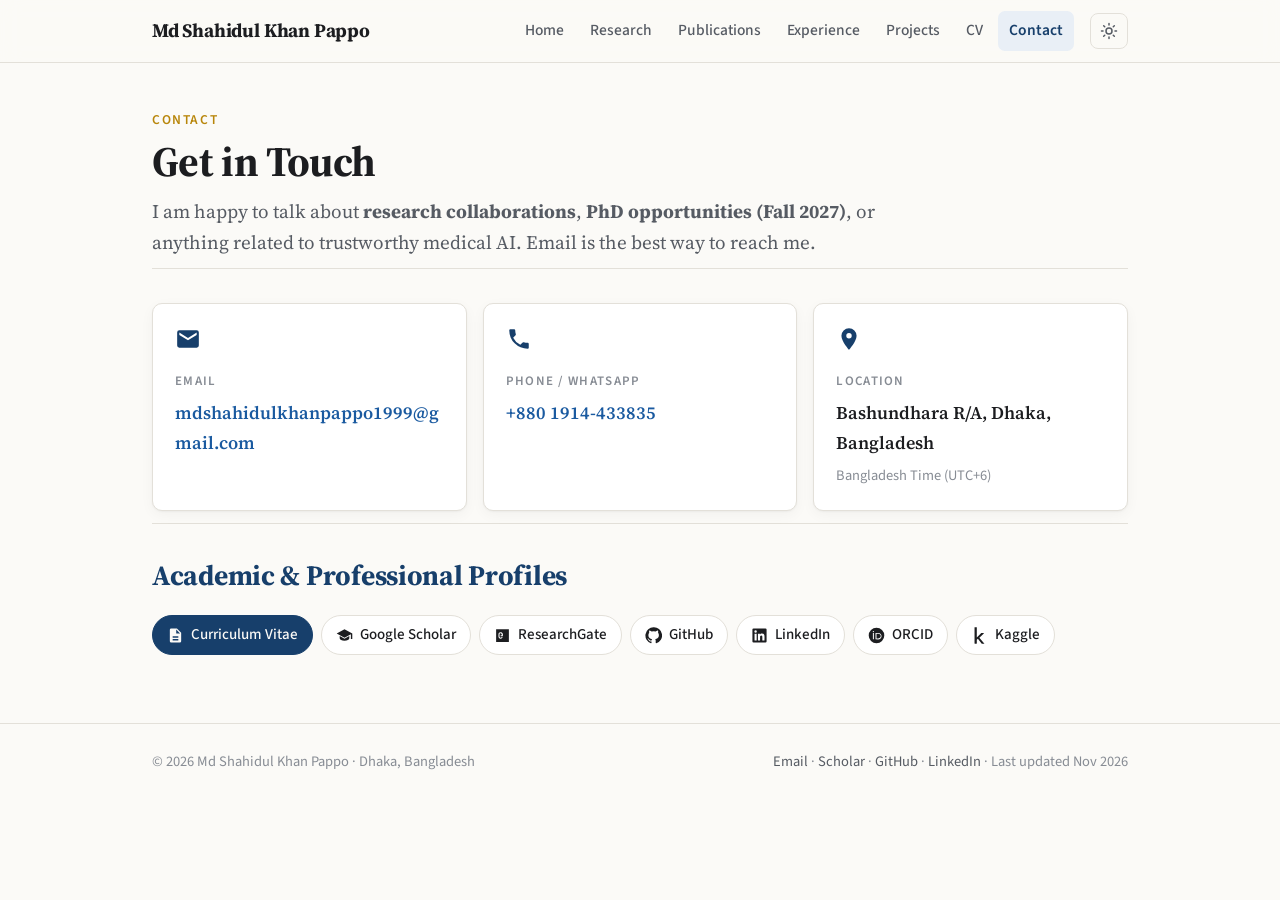
<file: contact.html>
<!DOCTYPE html>
<html lang="en">
<head>
<meta charset="UTF-8">
<meta name="viewport" content="width=device-width, initial-scale=1, viewport-fit=cover">
<title>Contact · Md Shahidul Khan Pappo</title>
<meta name="description" content="Contact Md Shahidul Khan Pappo by email or phone.">
<meta name="author" content="Md Shahidul Khan Pappo">
<meta name="keywords" content="Md Shahidul Khan Pappo, AI researcher, medical imaging, explainable AI, trustworthy AI, federated learning, LLM agents, Bangladesh">
<meta property="og:type" content="website">
<meta property="og:title" content="Contact · Md Shahidul Khan Pappo">
<meta property="og:description" content="Contact Md Shahidul Khan Pappo by email or phone.">
<meta property="og:image" content="https://avatars.githubusercontent.com/u/110984853?v=4">
<meta name="theme-color" content="#173f6b">
<link rel="icon" href="data:image/svg+xml,%3Csvg xmlns='http://www.w3.org/2000/svg' viewBox='0 0 100 100'%3E%3Crect width='100' height='100' rx='18' fill='%23173f6b'/%3E%3Ctext x='50' y='66' font-size='46' text-anchor='middle' fill='white' font-family='Georgia,serif'%3ESP%3C/text%3E%3C/svg%3E">
<link rel="preconnect" href="https://fonts.googleapis.com">
<link rel="preconnect" href="https://fonts.gstatic.com" crossorigin>
<link href="https://fonts.googleapis.com/css2?family=Source+Serif+4:ital,opsz,wght@0,8..60,400;0,8..60,600;0,8..60,700;1,8..60,400&amp;family=Source+Sans+3:wght@400;500;600;700&amp;display=swap" rel="stylesheet">
<link rel="stylesheet" href="assets/style.css">
<script src="assets/main.js"></script>
</head>
<body>
<a class="skip" href="#main">Skip to content</a>
<header class="nav">
  <div class="wrap">
    <a class="brand" href="index.html">Md Shahidul Khan Pappo</a>
    <nav class="menu" id="menu" aria-label="Main">
      <a href="index.html">Home</a>
      <a href="research.html">Research</a>
      <a href="publications.html">Publications</a>
      <a href="experience.html">Experience</a>
      <a href="projects.html">Projects</a>
      <a href="cv.html">CV</a>
      <a href="contact.html">Contact</a>
    </nav>
    <button class="iconbtn" id="themeBtn" aria-label="Toggle dark mode" title="Dark / light"><svg viewBox="0 0 24 24" fill="none" stroke="currentColor" stroke-width="2" stroke-linecap="round"><circle cx="12" cy="12" r="4"/><path d="M12 2v2M12 20v2M4.9 4.9l1.4 1.4M17.7 17.7l1.4 1.4M2 12h2M20 12h2M4.9 19.1l1.4-1.4M17.7 6.3l1.4-1.4"/></svg></button>
    <button class="iconbtn" id="menuBtn" aria-label="Open menu" aria-expanded="false" aria-controls="menu"><svg viewBox="0 0 24 24" fill="none" stroke="currentColor" stroke-width="2" stroke-linecap="round"><path d="M4 7h16M4 12h16M4 17h16"/></svg></button>
  </div>
</header>

<main id="main" class="wrap">

<section class="pagehead">
  <div class="kicker">Contact</div>
  <h1>Get in Touch</h1>
  <p class="lede">I am happy to talk about <strong>research collaborations</strong>, <strong>PhD opportunities (Fall 2027)</strong>, or anything related to trustworthy medical AI. Email is the best way to reach me.</p>
</section>

<section class="block">
  <div class="contact-grid">
    <a class="contact-card" href="mailto:mdshahidulkhanpappo1999@gmail.com"><svg viewBox="0 0 24 24"><path d="M20 4H4a2 2 0 0 0-2 2v12a2 2 0 0 0 2 2h16a2 2 0 0 0 2-2V6a2 2 0 0 0-2-2zm0 4.2-8 5-8-5V6l8 5 8-5z"/></svg><div class="lbl">Email</div><div class="val">mdshahidulkhanpappo1999@gmail.com</div></a>
    <a class="contact-card" href="tel:+8801914433835"><svg viewBox="0 0 24 24"><path d="M6.6 10.8a15.1 15.1 0 0 0 6.6 6.6l2.2-2.2a1 1 0 0 1 1-.25 11.4 11.4 0 0 0 3.6.57 1 1 0 0 1 1 1V20a1 1 0 0 1-1 1A17 17 0 0 1 3 4a1 1 0 0 1 1-1h3.5a1 1 0 0 1 1 1c0 1.25.2 2.45.57 3.57a1 1 0 0 1-.25 1z"/></svg><div class="lbl">Phone / WhatsApp</div><div class="val">+880 1914-433835</div></a>
    <div class="contact-card"><svg viewBox="0 0 24 24"><path d="M12 2a7 7 0 0 0-7 7c0 5.2 7 13 7 13s7-7.8 7-13a7 7 0 0 0-7-7zm0 9.5A2.5 2.5 0 1 1 12 6.5a2.5 2.5 0 0 1 0 5z"/></svg><div class="lbl">Location</div><div class="val">Bashundhara R/A, Dhaka, Bangladesh</div><div class="note">Bangladesh Time (UTC+6)</div></div>
  </div>
</section>

<section class="block">
  <h2>Academic &amp; Professional Profiles</h2>
  <div class="links-row">
      <a class="pill primary" href="cv.html"><svg viewBox="0 0 24 24"><path d="M14 2H6a2 2 0 0 0-2 2v16a2 2 0 0 0 2 2h12a2 2 0 0 0 2-2V8zm-1 7V3.5L18.5 9zM8 13h8v2H8zm0 4h8v2H8z"/></svg>Curriculum Vitae</a>
      <a class="pill" href="https://scholar.google.com/citations?user=_DzcWLcAAAAJ&amp;hl=en" target="_blank" rel="noopener"><svg viewBox="0 0 24 24"><path d="M12 3 1 9l11 6 9-4.9V17h2V9zm-6.8 9.8V16c0 1.7 3 3.5 6.8 3.5s6.8-1.8 6.8-3.5v-3.2L12 16.5z"/></svg>Google Scholar</a>
      <a class="pill" href="https://www.researchgate.net/profile/Md-Pappo" target="_blank" rel="noopener"><svg viewBox="0 0 24 24"><path d="M3 3h18v18H3zm6.3 4.5c-1.9 0-3 1.2-3 3.4v2.3c0 2.2 1.1 3.3 3 3.3 1.5 0 2.6-.7 2.9-2l-1.3-.4c-.2.7-.7 1.1-1.6 1.1-1 0-1.5-.7-1.5-2v-2.3c0-1.4.5-2.1 1.5-2.1.9 0 1.3.4 1.4 1.3H11v1.7H9.4V13h3.1V9.9c-.4-1.6-1.5-2.4-3.2-2.4z"/></svg>ResearchGate</a>
      <a class="pill" href="https://github.com/Pappokhan" target="_blank" rel="noopener"><svg viewBox="0 0 24 24"><path d="M12 .5a11.5 11.5 0 0 0-3.6 22.4c.6.1.8-.3.8-.6v-2c-3.2.7-3.9-1.5-3.9-1.5-.5-1.3-1.3-1.7-1.3-1.7-1-.7.1-.7.1-.7 1.2.1 1.8 1.2 1.8 1.2 1 1.8 2.8 1.3 3.5 1 .1-.8.4-1.3.7-1.6-2.6-.3-5.3-1.3-5.3-5.7 0-1.3.5-2.3 1.2-3.1-.1-.3-.5-1.5.1-3.1 0 0 1-.3 3.2 1.2a11 11 0 0 1 5.8 0c2.2-1.5 3.2-1.2 3.2-1.2.6 1.6.2 2.8.1 3.1.8.8 1.2 1.9 1.2 3.1 0 4.4-2.7 5.4-5.3 5.7.4.4.8 1.1.8 2.2v3.2c0 .3.2.7.8.6A11.5 11.5 0 0 0 12 .5z"/></svg>GitHub</a>
      <a class="pill" href="https://www.linkedin.com/in/iampappokhan/" target="_blank" rel="noopener"><svg viewBox="0 0 24 24"><path d="M20.4 2H3.6A1.6 1.6 0 0 0 2 3.6v16.8A1.6 1.6 0 0 0 3.6 22h16.8a1.6 1.6 0 0 0 1.6-1.6V3.6A1.6 1.6 0 0 0 20.4 2zM8 19H5V9.5h3zM6.5 8.2a1.7 1.7 0 1 1 0-3.5 1.7 1.7 0 0 1 0 3.5zM19 19h-3v-4.6c0-1.1 0-2.5-1.5-2.5S12.8 13 12.8 14.3V19h-3V9.5h2.8v1.3c.4-.8 1.4-1.5 2.9-1.5 3.1 0 3.6 2 3.6 4.7z"/></svg>LinkedIn</a>
      <a class="pill" href="https://orcid.org/0009-0000-5396-6464" target="_blank" rel="noopener"><svg viewBox="0 0 24 24"><path d="M12 1a11 11 0 1 0 0 22 11 11 0 0 0 0-22zM8.3 17.4H6.9V8.3h1.4zM7.6 7.3a.9.9 0 1 1 0-1.8.9.9 0 0 1 0 1.8zm3 10.1V8.3h3.6c3.4 0 4.9 2.4 4.9 4.6 0 2.4-1.9 4.6-4.9 4.6zm1.4-1.3h2.2c3.1 0 3.8-2.4 3.8-3.3 0-1.5-1-3.3-3.8-3.3H12z"/></svg>ORCID</a>
      <a class="pill" href="https://www.kaggle.com/mdshahidulkhanpappo" target="_blank" rel="noopener"><svg viewBox="0 0 24 24"><path d="M18.8 23.2c0 .2-.1.3-.3.3h-3.2c-.2 0-.3-.1-.4-.2l-5.2-6.6-1.5 1.4v5c0 .3-.1.4-.4.4H5.4c-.3 0-.4-.1-.4-.4V.8c0-.3.1-.4.4-.4h2.4c.3 0 .4.1.4.4v14l6-6.1c.1-.1.3-.2.4-.2h3.2c.1 0 .2.1.3.2v.3l-6.3 6.1 6.6 8z"/></svg>Kaggle</a>
    </div>
</section>

</main>

<footer class="site">
  <div class="wrap">
    <span>© <span id="yr">2026</span> Md Shahidul Khan Pappo · Dhaka, Bangladesh</span>
    <span><a href="mailto:mdshahidulkhanpappo1999@gmail.com">Email</a> · <a href="https://scholar.google.com/citations?user=_DzcWLcAAAAJ&amp;hl=en" target="_blank" rel="noopener">Scholar</a> · <a href="https://github.com/Pappokhan" target="_blank" rel="noopener">GitHub</a> · <a href="https://www.linkedin.com/in/iampappokhan/" target="_blank" rel="noopener">LinkedIn</a> · Last updated Nov 2026</span>
  </div>
</footer>
</body>
</html>
</file>
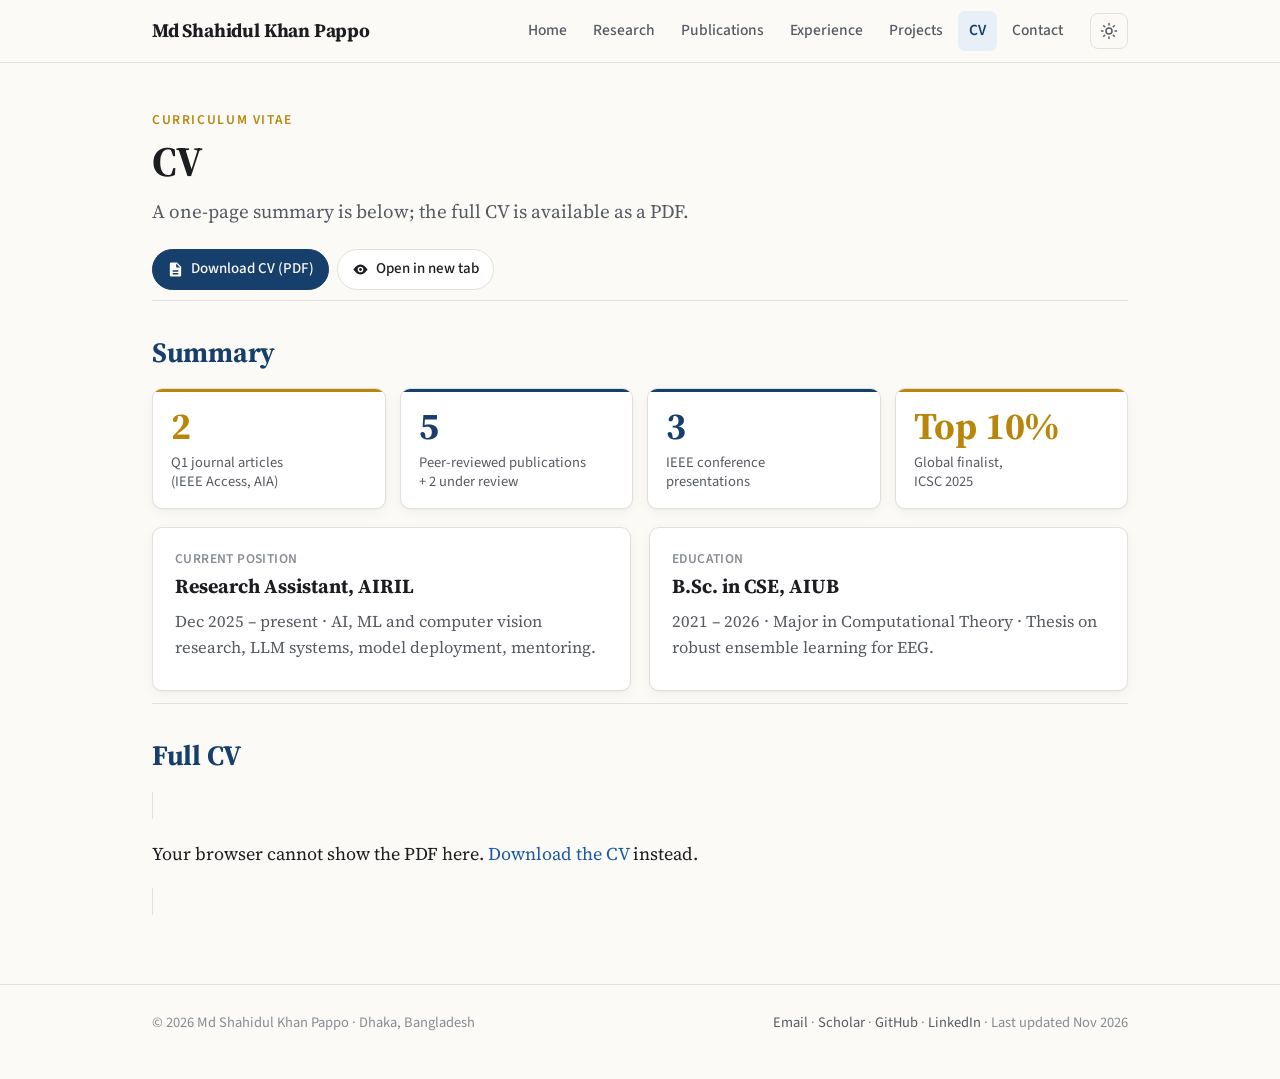
<file: cv.html>
<!DOCTYPE html>
<html lang="en">
<head>
<meta charset="UTF-8">
<meta name="viewport" content="width=device-width, initial-scale=1, viewport-fit=cover">
<title>CV · Md Shahidul Khan Pappo</title>
<meta name="description" content="Curriculum vitae of Md Shahidul Khan Pappo.">
<meta name="author" content="Md Shahidul Khan Pappo">
<meta name="keywords" content="Md Shahidul Khan Pappo, AI researcher, medical imaging, explainable AI, trustworthy AI, federated learning, LLM agents, Bangladesh">
<meta property="og:type" content="website">
<meta property="og:title" content="CV · Md Shahidul Khan Pappo">
<meta property="og:description" content="Curriculum vitae of Md Shahidul Khan Pappo.">
<meta property="og:image" content="https://avatars.githubusercontent.com/u/110984853?v=4">
<meta name="theme-color" content="#173f6b">
<link rel="icon" href="data:image/svg+xml,%3Csvg xmlns='http://www.w3.org/2000/svg' viewBox='0 0 100 100'%3E%3Crect width='100' height='100' rx='18' fill='%23173f6b'/%3E%3Ctext x='50' y='66' font-size='46' text-anchor='middle' fill='white' font-family='Georgia,serif'%3ESP%3C/text%3E%3C/svg%3E">
<link rel="preconnect" href="https://fonts.googleapis.com">
<link rel="preconnect" href="https://fonts.gstatic.com" crossorigin>
<link href="https://fonts.googleapis.com/css2?family=Source+Serif+4:ital,opsz,wght@0,8..60,400;0,8..60,600;0,8..60,700;1,8..60,400&amp;family=Source+Sans+3:wght@400;500;600;700&amp;display=swap" rel="stylesheet">
<link rel="stylesheet" href="assets/style.css">
<script src="assets/main.js"></script>
</head>
<body>
<a class="skip" href="#main">Skip to content</a>
<header class="nav">
  <div class="wrap">
    <a class="brand" href="index.html">Md Shahidul Khan Pappo</a>
    <nav class="menu" id="menu" aria-label="Main">
      <a href="index.html">Home</a>
      <a href="research.html">Research</a>
      <a href="publications.html">Publications</a>
      <a href="experience.html">Experience</a>
      <a href="projects.html">Projects</a>
      <a href="cv.html">CV</a>
      <a href="contact.html">Contact</a>
    </nav>
    <button class="iconbtn" id="themeBtn" aria-label="Toggle dark mode" title="Dark / light"><svg viewBox="0 0 24 24" fill="none" stroke="currentColor" stroke-width="2" stroke-linecap="round"><circle cx="12" cy="12" r="4"/><path d="M12 2v2M12 20v2M4.9 4.9l1.4 1.4M17.7 17.7l1.4 1.4M2 12h2M20 12h2M4.9 19.1l1.4-1.4M17.7 6.3l1.4-1.4"/></svg></button>
    <button class="iconbtn" id="menuBtn" aria-label="Open menu" aria-expanded="false" aria-controls="menu"><svg viewBox="0 0 24 24" fill="none" stroke="currentColor" stroke-width="2" stroke-linecap="round"><path d="M4 7h16M4 12h16M4 17h16"/></svg></button>
  </div>
</header>

<main id="main" class="wrap">

<section class="pagehead">
  <div class="kicker">Curriculum Vitae</div>
  <h1>CV</h1>
  <p class="lede">A one-page summary is below; the full CV is available as a PDF.</p>
  <div class="links-row" style="justify-content:flex-start">
    <a class="pill primary" href="CV.pdf" download><svg viewBox="0 0 24 24"><path d="M14 2H6a2 2 0 0 0-2 2v16a2 2 0 0 0 2 2h12a2 2 0 0 0 2-2V8zm-1 7V3.5L18.5 9zM8 13h8v2H8zm0 4h8v2H8z"/></svg>Download CV (PDF)</a>
    <a class="pill" href="CV.pdf" target="_blank" rel="noopener"><svg viewBox="0 0 24 24"><path d="M12 5C6.5 5 2 12 2 12s4.5 7 10 7 10-7 10-7-4.5-7-10-7zm0 11a4 4 0 1 1 0-8 4 4 0 0 1 0 8zm0-6a2 2 0 1 0 0 4 2 2 0 0 0 0-4z"/></svg>Open in new tab</a>
  </div>
</section>

<section class="block">
  <h2>Summary</h2>
  <div class="stats">
    <div class="stat gold"><div class="n">2</div><div class="l">Q1 journal articles<br>(IEEE Access, AIA)</div></div>
    <div class="stat"><div class="n">5</div><div class="l">Peer-reviewed publications<br>+ 2 under review</div></div>
    <div class="stat"><div class="n">3</div><div class="l">IEEE conference<br>presentations</div></div>
    <div class="stat gold"><div class="n">Top 10%</div><div class="l">Global finalist,<br>ICSC 2025</div></div>
  </div>
  <div class="grid2" style="margin-top:18px">
    <div class="card"><span class="meta">CURRENT POSITION</span><h3>Research Assistant, AIRIL</h3><p>Dec 2025 – present · AI, ML and computer vision research, LLM systems, model deployment, mentoring.</p></div>
    <div class="card"><span class="meta">EDUCATION</span><h3>B.Sc. in CSE, AIUB</h3><p>2021 – 2026 · Major in Computational Theory · Thesis on robust ensemble learning for EEG.</p></div>
  </div>
</section>

<section class="block">
  <h2>Full CV</h2>
  <object class="cvframe" data="CV.pdf" type="application/pdf" aria-label="CV of Md Shahidul Khan Pappo">
    <p>Your browser cannot show the PDF here. <a href="CV.pdf">Download the CV</a> instead.</p>
  </object>
</section>

</main>

<footer class="site">
  <div class="wrap">
    <span>© <span id="yr">2026</span> Md Shahidul Khan Pappo · Dhaka, Bangladesh</span>
    <span><a href="mailto:mdshahidulkhanpappo1999@gmail.com">Email</a> · <a href="https://scholar.google.com/citations?user=_DzcWLcAAAAJ&amp;hl=en" target="_blank" rel="noopener">Scholar</a> · <a href="https://github.com/Pappokhan" target="_blank" rel="noopener">GitHub</a> · <a href="https://www.linkedin.com/in/iampappokhan/" target="_blank" rel="noopener">LinkedIn</a> · Last updated Nov 2026</span>
  </div>
</footer>
</body>
</html>
</file>
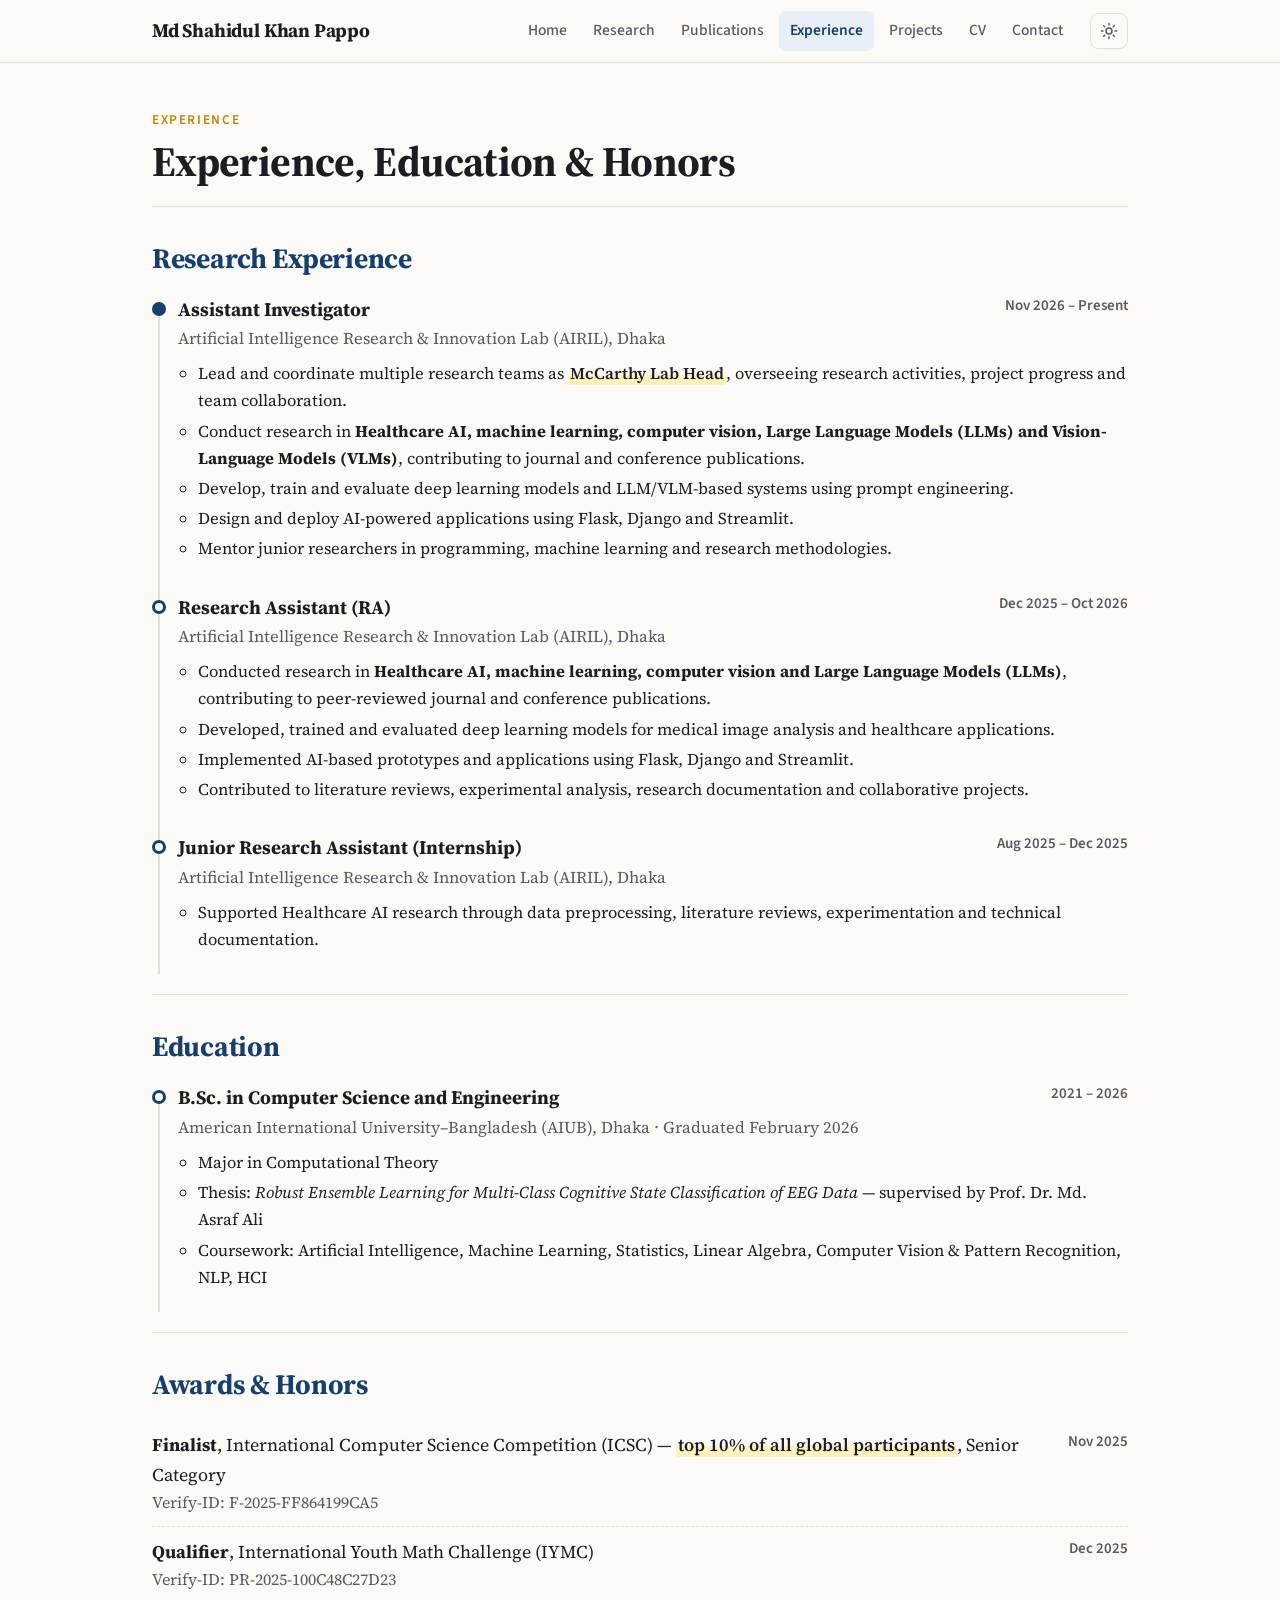
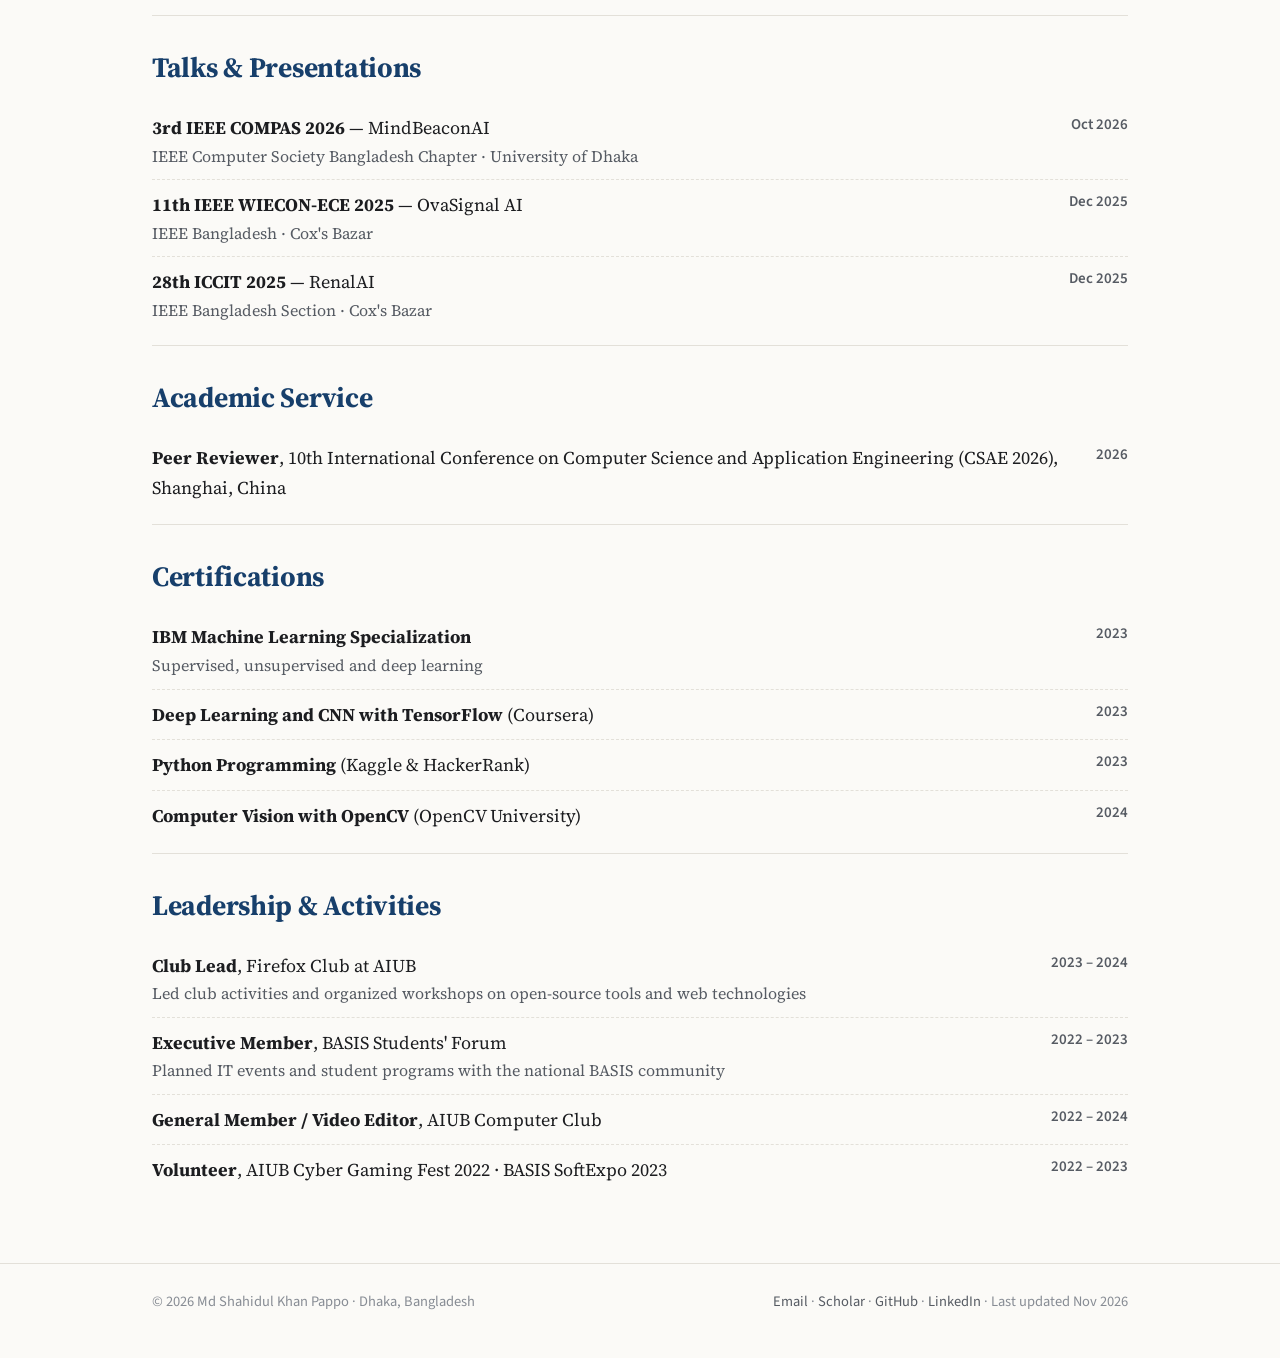
<file: experience.html>
<!DOCTYPE html>
<html lang="en">
<head>
<meta charset="UTF-8">
<meta name="viewport" content="width=device-width, initial-scale=1, viewport-fit=cover">
<title>Experience · Md Shahidul Khan Pappo</title>
<meta name="description" content="Research experience, education, awards, talks and service of Md Shahidul Khan Pappo.">
<meta name="author" content="Md Shahidul Khan Pappo">
<meta name="keywords" content="Md Shahidul Khan Pappo, AI researcher, medical imaging, explainable AI, trustworthy AI, federated learning, LLM agents, Bangladesh">
<meta property="og:type" content="website">
<meta property="og:title" content="Experience · Md Shahidul Khan Pappo">
<meta property="og:description" content="Research experience, education, awards, talks and service of Md Shahidul Khan Pappo.">
<meta property="og:image" content="https://avatars.githubusercontent.com/u/110984853?v=4">
<meta name="theme-color" content="#173f6b">
<link rel="icon" href="data:image/svg+xml,%3Csvg xmlns='http://www.w3.org/2000/svg' viewBox='0 0 100 100'%3E%3Crect width='100' height='100' rx='18' fill='%23173f6b'/%3E%3Ctext x='50' y='66' font-size='46' text-anchor='middle' fill='white' font-family='Georgia,serif'%3ESP%3C/text%3E%3C/svg%3E">
<link rel="preconnect" href="https://fonts.googleapis.com">
<link rel="preconnect" href="https://fonts.gstatic.com" crossorigin>
<link href="https://fonts.googleapis.com/css2?family=Source+Serif+4:ital,opsz,wght@0,8..60,400;0,8..60,600;0,8..60,700;1,8..60,400&amp;family=Source+Sans+3:wght@400;500;600;700&amp;display=swap" rel="stylesheet">
<link rel="stylesheet" href="assets/style.css">
<script src="assets/main.js"></script>
</head>
<body>
<a class="skip" href="#main">Skip to content</a>
<header class="nav">
  <div class="wrap">
    <a class="brand" href="index.html">Md Shahidul Khan Pappo</a>
    <nav class="menu" id="menu" aria-label="Main">
      <a href="index.html">Home</a>
      <a href="research.html">Research</a>
      <a href="publications.html">Publications</a>
      <a href="experience.html">Experience</a>
      <a href="projects.html">Projects</a>
      <a href="cv.html">CV</a>
      <a href="contact.html">Contact</a>
    </nav>
    <button class="iconbtn" id="themeBtn" aria-label="Toggle dark mode" title="Dark / light"><svg viewBox="0 0 24 24" fill="none" stroke="currentColor" stroke-width="2" stroke-linecap="round"><circle cx="12" cy="12" r="4"/><path d="M12 2v2M12 20v2M4.9 4.9l1.4 1.4M17.7 17.7l1.4 1.4M2 12h2M20 12h2M4.9 19.1l1.4-1.4M17.7 6.3l1.4-1.4"/></svg></button>
    <button class="iconbtn" id="menuBtn" aria-label="Open menu" aria-expanded="false" aria-controls="menu"><svg viewBox="0 0 24 24" fill="none" stroke="currentColor" stroke-width="2" stroke-linecap="round"><path d="M4 7h16M4 12h16M4 17h16"/></svg></button>
  </div>
</header>

<main id="main" class="wrap">

<section class="pagehead">
  <div class="kicker">Experience</div>
  <h1>Experience, Education &amp; Honors</h1>
</section>

<section class="block">
  <h2>Research Experience</h2>
  <ul class="tl">
    <li class="now">
      <div class="head">
        <b>Assistant Investigator</b>
        <span class="when">Nov 2026 – Present</span>
      </div>
      <span class="org">Artificial Intelligence Research &amp; Innovation Lab (AIRIL), Dhaka</span>
      <ul>
        <li>Lead and coordinate multiple research teams as <strong><mark>McCarthy Lab Head</mark></strong>, overseeing research activities, project progress and team collaboration.</li>
        <li>Conduct research in <strong>Healthcare AI, machine learning, computer vision, Large Language Models (LLMs) and Vision-Language Models (VLMs)</strong>, contributing to journal and conference publications.</li>
        <li>Develop, train and evaluate deep learning models and LLM/VLM-based systems using prompt engineering.</li>
        <li>Design and deploy AI-powered applications using Flask, Django and Streamlit.</li>
        <li>Mentor junior researchers in programming, machine learning and research methodologies.</li>
      </ul>
    </li>

    <li>
      <div class="head">
        <b>Research Assistant (RA)</b>
        <span class="when">Dec 2025 – Oct 2026</span>
      </div>
      <span class="org">Artificial Intelligence Research &amp; Innovation Lab (AIRIL), Dhaka</span>
      <ul>
        <li>Conducted research in <strong>Healthcare AI, machine learning, computer vision and Large Language Models (LLMs)</strong>, contributing to peer-reviewed journal and conference publications.</li>
        <li>Developed, trained and evaluated deep learning models for medical image analysis and healthcare applications.</li>
        <li>Implemented AI-based prototypes and applications using Flask, Django and Streamlit.</li>
        <li>Contributed to literature reviews, experimental analysis, research documentation and collaborative projects.</li>
      </ul>
    </li>

    <li>
      <div class="head">
        <b>Junior Research Assistant (Internship)</b>
        <span class="when">Aug 2025 – Dec 2025</span>
      </div>
      <span class="org">Artificial Intelligence Research &amp; Innovation Lab (AIRIL), Dhaka</span>
      <ul>
        <li>Supported Healthcare AI research through data preprocessing, literature reviews, experimentation and technical documentation.</li>
      </ul>
    </li>
  </ul>
</section>

<section class="block">
  <h2>Education</h2>
  <ul class="tl">
    <li>
      <div class="head"><b>B.Sc. in Computer Science and Engineering</b><span class="when">2021 – 2026</span></div>
      <span class="org">American International University–Bangladesh (AIUB), Dhaka · Graduated February 2026</span>
      <ul>
        <li>Major in Computational Theory</li>
        <li>Thesis: <em>Robust Ensemble Learning for Multi-Class Cognitive State Classification of EEG Data</em> — supervised by Prof. Dr. Md. Asraf Ali</li>
        <li>Coursework: Artificial Intelligence, Machine Learning, Statistics, Linear Algebra, Computer Vision &amp; Pattern Recognition, NLP, HCI</li>
      </ul>
    </li>
  </ul>
</section>

<section class="block">
  <h2>Awards &amp; Honors</h2>
  <div class="row"><div><b>Finalist</b>, International Computer Science Competition (ICSC) — <mark>top 10% of all global participants</mark>, Senior Category<span class="sub2">Verify-ID: F-2025-FF864199CA5</span></div><div class="when">Nov 2025</div></div>
  <div class="row"><div><b>Qualifier</b>, International Youth Math Challenge (IYMC)<span class="sub2">Verify-ID: PR-2025-100C48C27D23</span></div><div class="when">Dec 2025</div></div>
</section>

<section class="block">
  <h2>Talks &amp; Presentations</h2>
  <div class="row"><div><b>3rd IEEE COMPAS 2026</b> — MindBeaconAI<span class="sub2">IEEE Computer Society Bangladesh Chapter · University of Dhaka</span></div><div class="when">Oct 2026</div></div>
  <div class="row"><div><b>11th IEEE WIECON-ECE 2025</b> — OvaSignal AI<span class="sub2">IEEE Bangladesh · Cox's Bazar</span></div><div class="when">Dec 2025</div></div>
  <div class="row"><div><b>28th ICCIT 2025</b> — RenalAI<span class="sub2">IEEE Bangladesh Section · Cox's Bazar</span></div><div class="when">Dec 2025</div></div>
</section>

<section class="block">
  <h2>Academic Service</h2>
  <div class="row"><div><b>Peer Reviewer</b>, 10th International Conference on Computer Science and Application Engineering (CSAE 2026), Shanghai, China</div><div class="when">2026</div></div>
</section>

<section class="block">
  <h2>Certifications</h2>
  <div class="row"><div><b>IBM Machine Learning Specialization</b><span class="sub2">Supervised, unsupervised and deep learning</span></div><div class="when">2023</div></div>
  <div class="row"><div><b>Deep Learning and CNN with TensorFlow</b> (Coursera)</div><div class="when">2023</div></div>
  <div class="row"><div><b>Python Programming</b> (Kaggle &amp; HackerRank)</div><div class="when">2023</div></div>
  <div class="row"><div><b>Computer Vision with OpenCV</b> (OpenCV University)</div><div class="when">2024</div></div>
</section>

<section class="block">
  <h2>Leadership &amp; Activities</h2>
  <div class="row"><div><b>Club Lead</b>, Firefox Club at AIUB<span class="sub2">Led club activities and organized workshops on open-source tools and web technologies</span></div><div class="when">2023 – 2024</div></div>
  <div class="row"><div><b>Executive Member</b>, BASIS Students' Forum<span class="sub2">Planned IT events and student programs with the national BASIS community</span></div><div class="when">2022 – 2023</div></div>
  <div class="row"><div><b>General Member / Video Editor</b>, AIUB Computer Club</div><div class="when">2022 – 2024</div></div>
  <div class="row"><div><b>Volunteer</b>, AIUB Cyber Gaming Fest 2022 · BASIS SoftExpo 2023</div><div class="when">2022 – 2023</div></div>
</section>

</main>

<footer class="site">
  <div class="wrap">
    <span>© <span id="yr">2026</span> Md Shahidul Khan Pappo · Dhaka, Bangladesh</span>
    <span><a href="mailto:mdshahidulkhanpappo1999@gmail.com">Email</a> · <a href="https://scholar.google.com/citations?user=_DzcWLcAAAAJ&amp;hl=en" target="_blank" rel="noopener">Scholar</a> · <a href="https://github.com/Pappokhan" target="_blank" rel="noopener">GitHub</a> · <a href="https://www.linkedin.com/in/iampappokhan/" target="_blank" rel="noopener">LinkedIn</a> · Last updated Nov 2026</span>
  </div>
</footer>
</body>
</html>
</file>
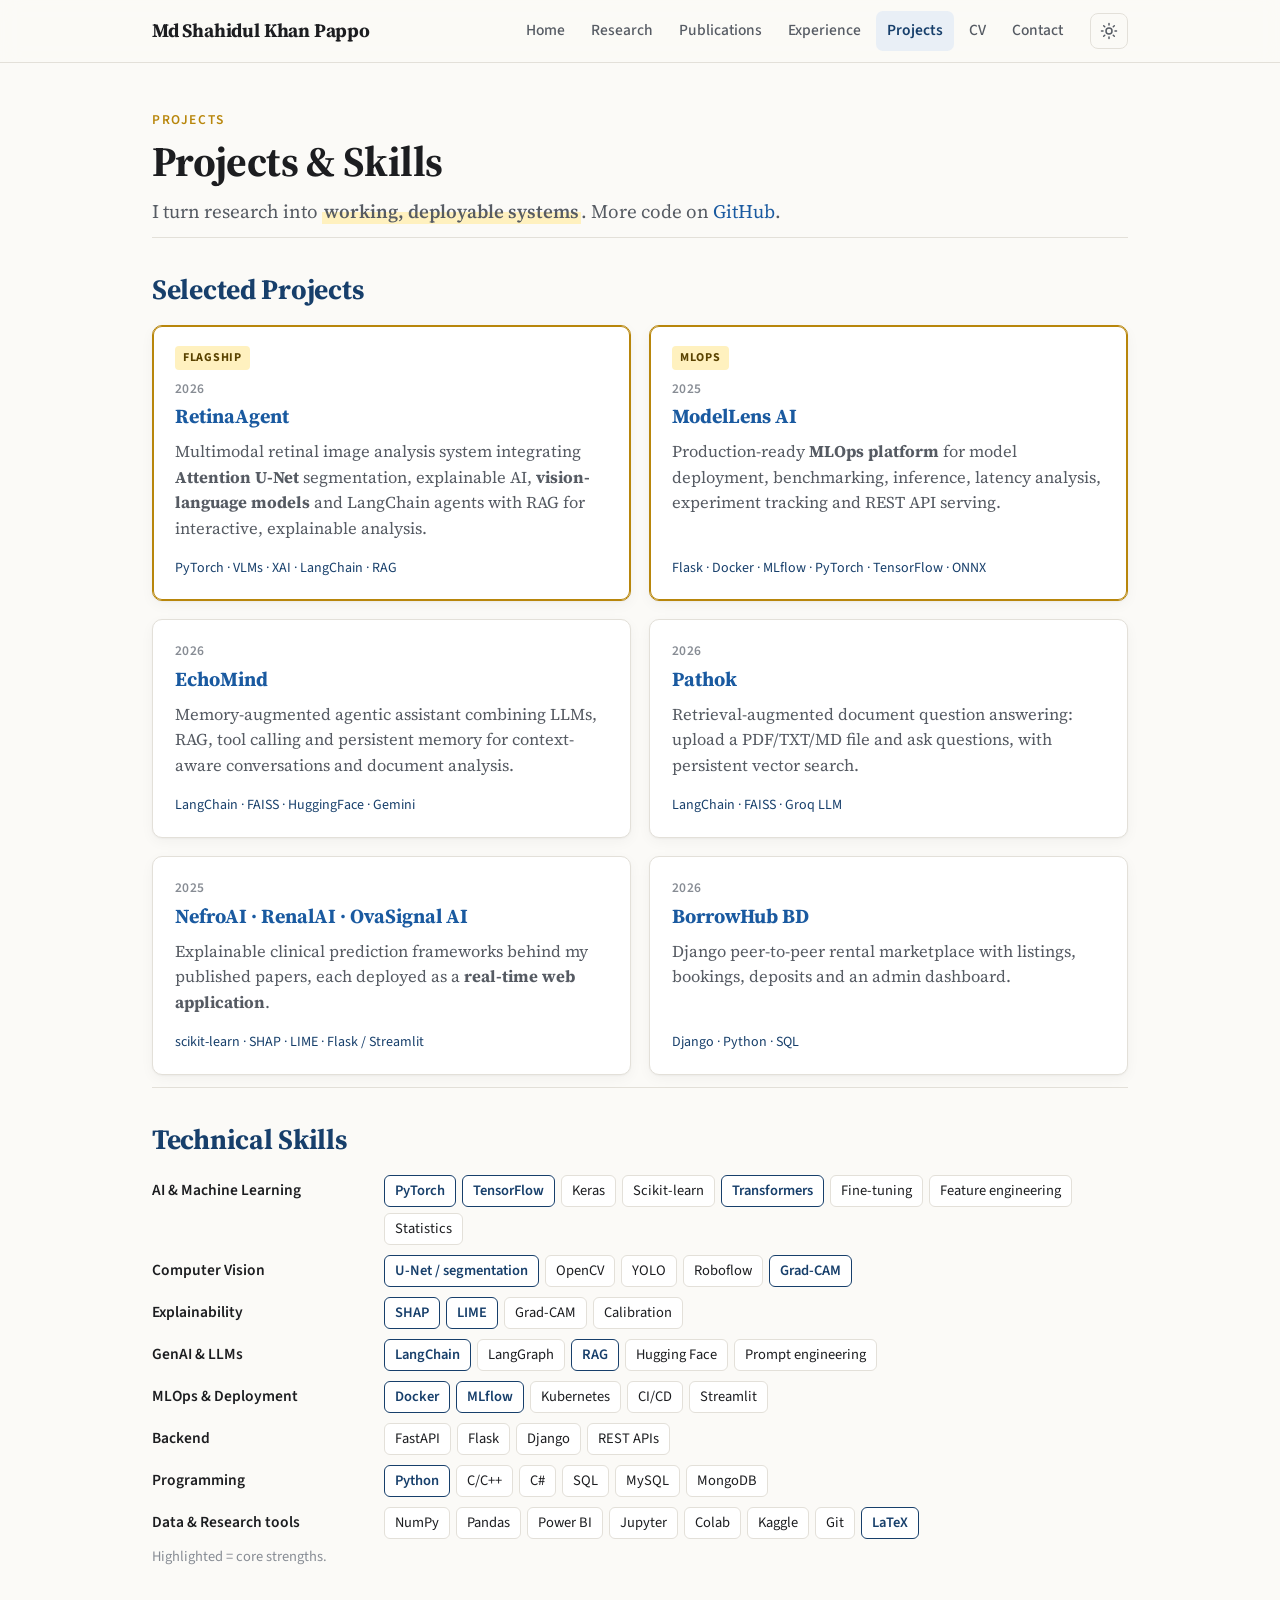
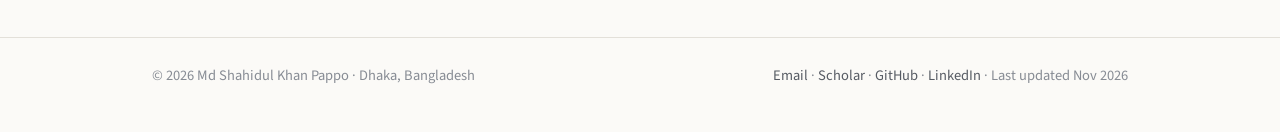
<file: projects.html>
<!DOCTYPE html>
<html lang="en">
<head>
<meta charset="UTF-8">
<meta name="viewport" content="width=device-width, initial-scale=1, viewport-fit=cover">
<title>Projects · Md Shahidul Khan Pappo</title>
<meta name="description" content="Projects and technical skills of Md Shahidul Khan Pappo: RetinaAgent, ModelLens AI, EchoMind, Pathok and more.">
<meta name="author" content="Md Shahidul Khan Pappo">
<meta name="keywords" content="Md Shahidul Khan Pappo, AI researcher, medical imaging, explainable AI, trustworthy AI, federated learning, LLM agents, Bangladesh">
<meta property="og:type" content="website">
<meta property="og:title" content="Projects · Md Shahidul Khan Pappo">
<meta property="og:description" content="Projects and technical skills of Md Shahidul Khan Pappo: RetinaAgent, ModelLens AI, EchoMind, Pathok and more.">
<meta property="og:image" content="https://avatars.githubusercontent.com/u/110984853?v=4">
<meta name="theme-color" content="#173f6b">
<link rel="icon" href="data:image/svg+xml,%3Csvg xmlns='http://www.w3.org/2000/svg' viewBox='0 0 100 100'%3E%3Crect width='100' height='100' rx='18' fill='%23173f6b'/%3E%3Ctext x='50' y='66' font-size='46' text-anchor='middle' fill='white' font-family='Georgia,serif'%3ESP%3C/text%3E%3C/svg%3E">
<link rel="preconnect" href="https://fonts.googleapis.com">
<link rel="preconnect" href="https://fonts.gstatic.com" crossorigin>
<link href="https://fonts.googleapis.com/css2?family=Source+Serif+4:ital,opsz,wght@0,8..60,400;0,8..60,600;0,8..60,700;1,8..60,400&amp;family=Source+Sans+3:wght@400;500;600;700&amp;display=swap" rel="stylesheet">
<link rel="stylesheet" href="assets/style.css">
<script src="assets/main.js"></script>
</head>
<body>
<a class="skip" href="#main">Skip to content</a>
<header class="nav">
  <div class="wrap">
    <a class="brand" href="index.html">Md Shahidul Khan Pappo</a>
    <nav class="menu" id="menu" aria-label="Main">
      <a href="index.html">Home</a>
      <a href="research.html">Research</a>
      <a href="publications.html">Publications</a>
      <a href="experience.html">Experience</a>
      <a href="projects.html">Projects</a>
      <a href="cv.html">CV</a>
      <a href="contact.html">Contact</a>
    </nav>
    <button class="iconbtn" id="themeBtn" aria-label="Toggle dark mode" title="Dark / light"><svg viewBox="0 0 24 24" fill="none" stroke="currentColor" stroke-width="2" stroke-linecap="round"><circle cx="12" cy="12" r="4"/><path d="M12 2v2M12 20v2M4.9 4.9l1.4 1.4M17.7 17.7l1.4 1.4M2 12h2M20 12h2M4.9 19.1l1.4-1.4M17.7 6.3l1.4-1.4"/></svg></button>
    <button class="iconbtn" id="menuBtn" aria-label="Open menu" aria-expanded="false" aria-controls="menu"><svg viewBox="0 0 24 24" fill="none" stroke="currentColor" stroke-width="2" stroke-linecap="round"><path d="M4 7h16M4 12h16M4 17h16"/></svg></button>
  </div>
</header>

<main id="main" class="wrap">

<section class="pagehead">
  <div class="kicker">Projects</div>
  <h1>Projects &amp; Skills</h1>
  <p class="lede">I turn research into <mark>working, deployable systems</mark>. More code on <a href="https://github.com/Pappokhan" target="_blank" rel="noopener">GitHub</a>.</p>
</section>

<section class="block">
  <h2>Selected Projects</h2>
  <div class="grid2">
    <div class="card featured"><span class="flag">Flagship</span><span class="meta">2026</span>
      <h3><a href="https://github.com/Pappokhan/Retina_Agent_v1" target="_blank" rel="noopener">RetinaAgent</a></h3>
      <p>Multimodal retinal image analysis system integrating <strong>Attention U-Net</strong> segmentation, explainable AI, <strong>vision-language models</strong> and LangChain agents with RAG for interactive, explainable analysis.</p><span class="stack">PyTorch · VLMs · XAI · LangChain · RAG</span></div>
    <div class="card featured"><span class="flag">MLOps</span><span class="meta">2025</span>
      <h3><a href="https://github.com/Pappokhan/ModelLens-AI" target="_blank" rel="noopener">ModelLens AI</a></h3>
      <p>Production-ready <strong>MLOps platform</strong> for model deployment, benchmarking, inference, latency analysis, experiment tracking and REST API serving.</p><span class="stack">Flask · Docker · MLflow · PyTorch · TensorFlow · ONNX</span></div>
    <div class="card"><span class="meta">2026</span>
      <h3><a href="https://github.com/Pappokhan/Echo_Mind" target="_blank" rel="noopener">EchoMind</a></h3>
      <p>Memory-augmented agentic assistant combining LLMs, RAG, tool calling and persistent memory for context-aware conversations and document analysis.</p><span class="stack">LangChain · FAISS · HuggingFace · Gemini</span></div>
    <div class="card"><span class="meta">2026</span>
      <h3><a href="https://github.com/Pappokhan/Pathok" target="_blank" rel="noopener">Pathok</a></h3>
      <p>Retrieval-augmented document question answering: upload a PDF/TXT/MD file and ask questions, with persistent vector search.</p><span class="stack">LangChain · FAISS · Groq LLM</span></div>
    <div class="card"><span class="meta">2025</span>
      <h3><a href="publications.html" target="_blank" rel="noopener">NefroAI · RenalAI · OvaSignal AI</a></h3>
      <p>Explainable clinical prediction frameworks behind my published papers, each deployed as a <strong>real-time web application</strong>.</p><span class="stack">scikit-learn · SHAP · LIME · Flask / Streamlit</span></div>
    <div class="card"><span class="meta">2026</span>
      <h3><a href="https://github.com/Pappokhan/borrowhub_bd" target="_blank" rel="noopener">BorrowHub BD</a></h3>
      <p>Django peer-to-peer rental marketplace with listings, bookings, deposits and an admin dashboard.</p><span class="stack">Django · Python · SQL</span></div>
  </div>
</section>

<section class="block">
  <h2>Technical Skills</h2>
  <dl class="skills">
    <dt>AI &amp; Machine Learning</dt><dd><div class="chips"><span class="key">PyTorch</span><span class="key">TensorFlow</span><span>Keras</span><span>Scikit-learn</span><span class="key">Transformers</span><span>Fine-tuning</span><span>Feature engineering</span><span>Statistics</span></div></dd>
    <dt>Computer Vision</dt><dd><div class="chips"><span class="key">U-Net / segmentation</span><span>OpenCV</span><span>YOLO</span><span>Roboflow</span><span class="key">Grad-CAM</span></div></dd>
    <dt>Explainability</dt><dd><div class="chips"><span class="key">SHAP</span><span class="key">LIME</span><span>Grad-CAM</span><span>Calibration</span></div></dd>
    <dt>GenAI &amp; LLMs</dt><dd><div class="chips"><span class="key">LangChain</span><span>LangGraph</span><span class="key">RAG</span><span>Hugging Face</span><span>Prompt engineering</span></div></dd>
    <dt>MLOps &amp; Deployment</dt><dd><div class="chips"><span class="key">Docker</span><span class="key">MLflow</span><span>Kubernetes</span><span>CI/CD</span><span>Streamlit</span></div></dd>
    <dt>Backend</dt><dd><div class="chips"><span>FastAPI</span><span>Flask</span><span>Django</span><span>REST APIs</span></div></dd>
    <dt>Programming</dt><dd><div class="chips"><span class="key">Python</span><span>C/C++</span><span>C#</span><span>SQL</span><span>MySQL</span><span>MongoDB</span></div></dd>
    <dt>Data &amp; Research tools</dt><dd><div class="chips"><span>NumPy</span><span>Pandas</span><span>Power BI</span><span>Jupyter</span><span>Colab</span><span>Kaggle</span><span>Git</span><span class="key">LaTeX</span></div></dd>
  </dl>
  <p class="note">Highlighted = core strengths.</p>
</section>

</main>

<footer class="site">
  <div class="wrap">
    <span>© <span id="yr">2026</span> Md Shahidul Khan Pappo · Dhaka, Bangladesh</span>
    <span><a href="mailto:mdshahidulkhanpappo1999@gmail.com">Email</a> · <a href="https://scholar.google.com/citations?user=_DzcWLcAAAAJ&amp;hl=en" target="_blank" rel="noopener">Scholar</a> · <a href="https://github.com/Pappokhan" target="_blank" rel="noopener">GitHub</a> · <a href="https://www.linkedin.com/in/iampappokhan/" target="_blank" rel="noopener">LinkedIn</a> · Last updated Nov 2026</span>
  </div>
</footer>
</body>
</html>
</file>
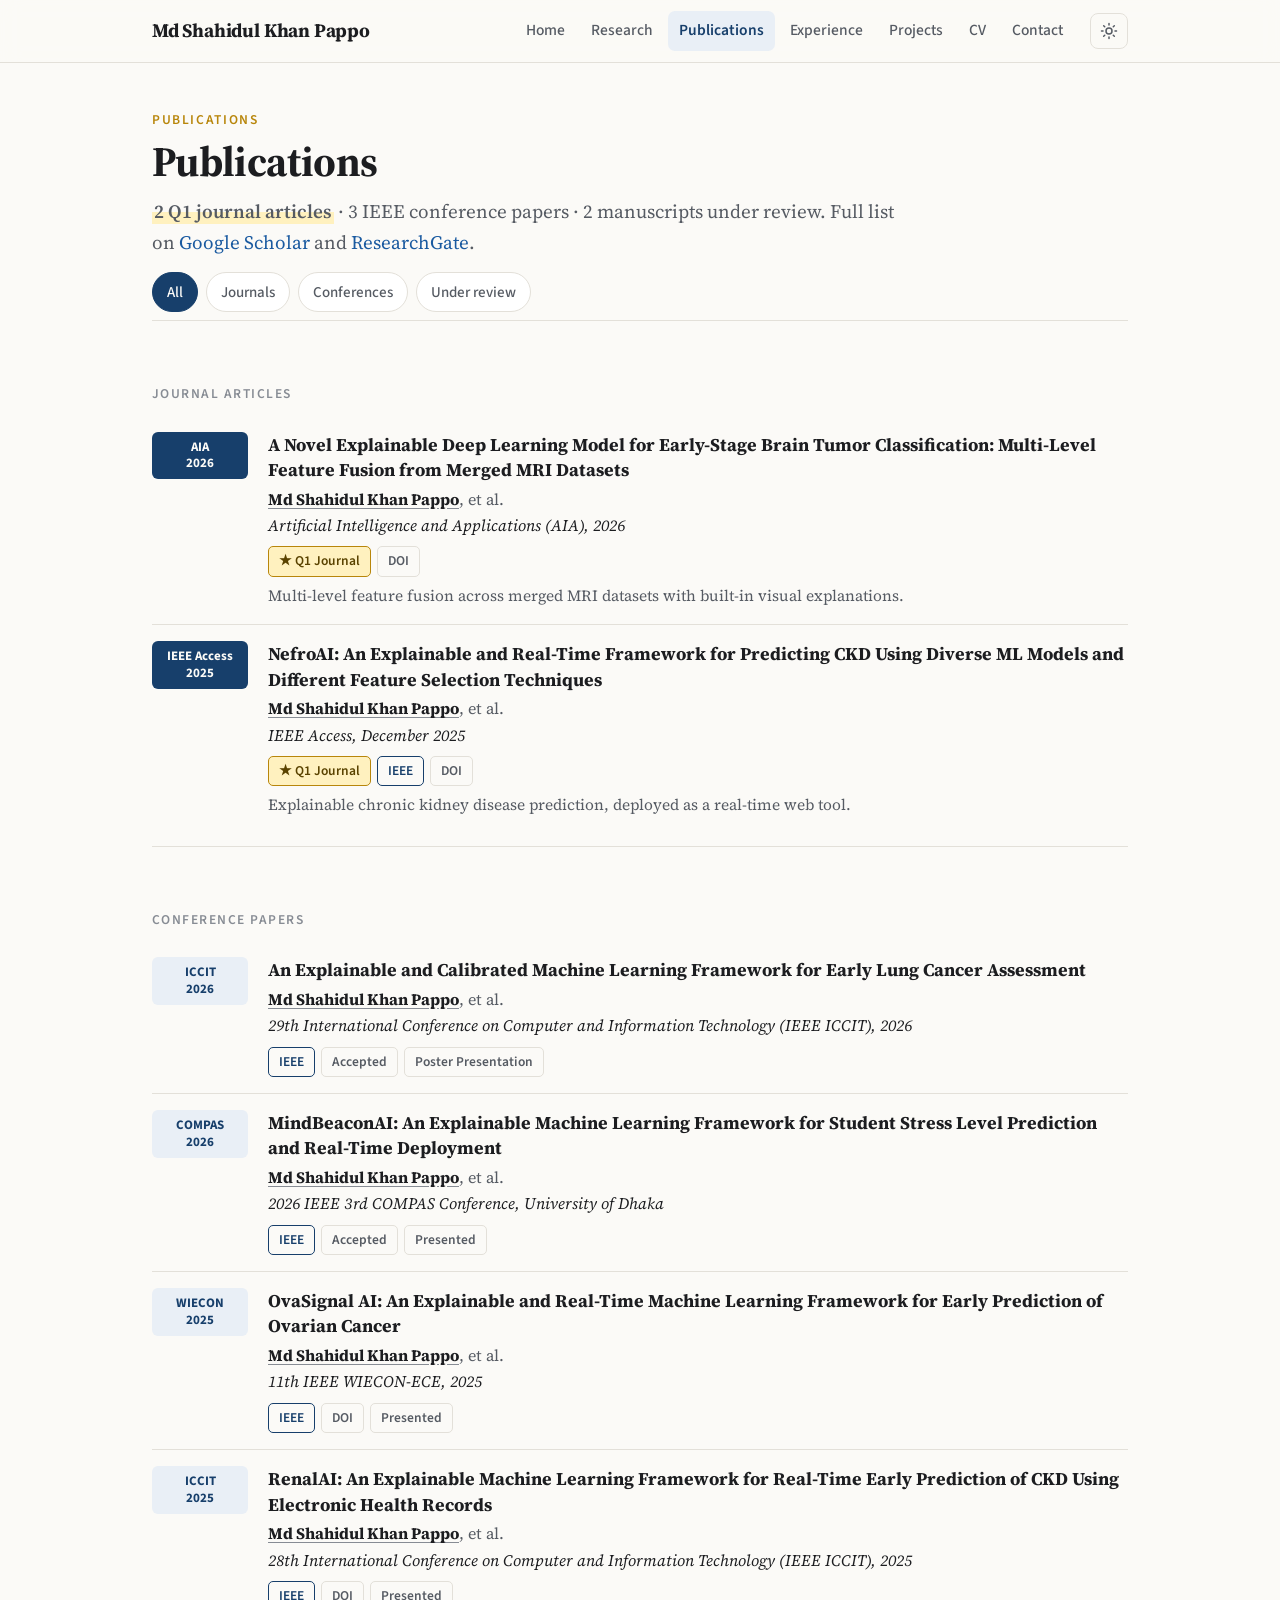
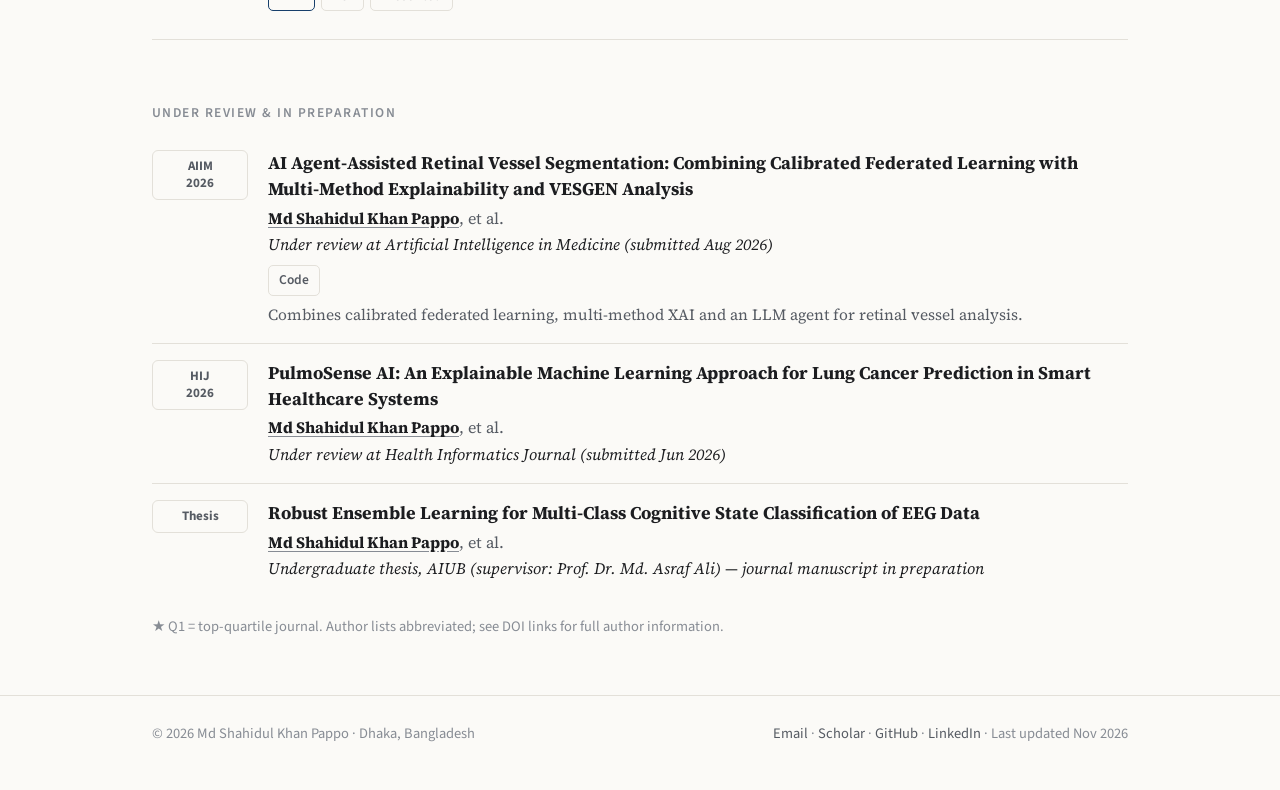
<file: publications.html>
<!DOCTYPE html>
<html lang="en">
<head>
<meta charset="UTF-8">
<meta name="viewport" content="width=device-width, initial-scale=1, viewport-fit=cover">
<title>Publications · Md Shahidul Khan Pappo</title>
<meta name="description" content="Publications of Md Shahidul Khan Pappo, including Q1 journal articles in IEEE Access and Artificial Intelligence and Applications.">
<meta name="author" content="Md Shahidul Khan Pappo">
<meta name="keywords" content="Md Shahidul Khan Pappo, AI researcher, medical imaging, explainable AI, trustworthy AI, federated learning, LLM agents, Bangladesh">
<meta property="og:type" content="website">
<meta property="og:title" content="Publications · Md Shahidul Khan Pappo">
<meta property="og:description" content="Publications of Md Shahidul Khan Pappo, including Q1 journal articles in IEEE Access and Artificial Intelligence and Applications.">
<meta property="og:image" content="https://avatars.githubusercontent.com/u/110984853?v=4">
<meta name="theme-color" content="#173f6b">
<link rel="icon" href="data:image/svg+xml,%3Csvg xmlns='http://www.w3.org/2000/svg' viewBox='0 0 100 100'%3E%3Crect width='100' height='100' rx='18' fill='%23173f6b'/%3E%3Ctext x='50' y='66' font-size='46' text-anchor='middle' fill='white' font-family='Georgia,serif'%3ESP%3C/text%3E%3C/svg%3E">
<link rel="preconnect" href="https://fonts.googleapis.com">
<link rel="preconnect" href="https://fonts.gstatic.com" crossorigin>
<link href="https://fonts.googleapis.com/css2?family=Source+Serif+4:ital,opsz,wght@0,8..60,400;0,8..60,600;0,8..60,700;1,8..60,400&amp;family=Source+Sans+3:wght@400;500;600;700&amp;display=swap" rel="stylesheet">
<link rel="stylesheet" href="assets/style.css">
<script src="assets/main.js"></script>
</head>
<body>
<a class="skip" href="#main">Skip to content</a>
<header class="nav">
  <div class="wrap">
    <a class="brand" href="index.html">Md Shahidul Khan Pappo</a>
    <nav class="menu" id="menu" aria-label="Main">
      <a href="index.html">Home</a>
      <a href="research.html">Research</a>
      <a href="publications.html">Publications</a>
      <a href="experience.html">Experience</a>
      <a href="projects.html">Projects</a>
      <a href="cv.html">CV</a>
      <a href="contact.html">Contact</a>
    </nav>
    <button class="iconbtn" id="themeBtn" aria-label="Toggle dark mode" title="Dark / light"><svg viewBox="0 0 24 24" fill="none" stroke="currentColor" stroke-width="2" stroke-linecap="round"><circle cx="12" cy="12" r="4"/><path d="M12 2v2M12 20v2M4.9 4.9l1.4 1.4M17.7 17.7l1.4 1.4M2 12h2M20 12h2M4.9 19.1l1.4-1.4M17.7 6.3l1.4-1.4"/></svg></button>
    <button class="iconbtn" id="menuBtn" aria-label="Open menu" aria-expanded="false" aria-controls="menu"><svg viewBox="0 0 24 24" fill="none" stroke="currentColor" stroke-width="2" stroke-linecap="round"><path d="M4 7h16M4 12h16M4 17h16"/></svg></button>
  </div>
</header>

<main id="main" class="wrap">

<section class="pagehead">
  <div class="kicker">Publications</div>
  <h1>Publications</h1>
  <p class="lede"><mark>2 Q1 journal articles</mark> · 3 IEEE conference papers · 2 manuscripts under review. Full list on <a href="https://scholar.google.com/citations?user=_DzcWLcAAAAJ&amp;hl=en" target="_blank" rel="noopener">Google Scholar</a> and <a href="https://www.researchgate.net/profile/Md-Pappo" target="_blank" rel="noopener">ResearchGate</a>.</p>
</section>

<div class="pubfilter" role="group" aria-label="Filter publications">
  <button class="on" data-f="all">All</button>
  <button data-f="journal">Journals</button>
  <button data-f="conf">Conferences</button>
  <button data-f="review">Under review</button>
</div>

<section class="block" data-kind="journal">
  <h3 class="sub">Journal Articles</h3>
  <div class="pub" data-kind="journal">
    <div class="venue ">AIA<br>2026</div>
    <div>
      <span class="t">A Novel Explainable Deep Learning Model for Early-Stage Brain Tumor Classification: Multi-Level Feature Fusion from Merged MRI Datasets</span>
      <span class="a"><span class="me">Md Shahidul Khan Pappo</span>, et al.</span>
      <span class="v">Artificial Intelligence and Applications (AIA), 2026</span>
      <div class="btns"><span class="q1">★ Q1 Journal</span><a href="https://doi.org/10.47852/bonviewAIA62026182" target="_blank" rel="noopener">DOI</a></div><div class="why">Multi-level feature fusion across merged MRI datasets with built-in visual explanations.</div>
    </div>
  </div>
  <div class="pub" data-kind="journal">
    <div class="venue ">IEEE Access<br>2025</div>
    <div>
      <span class="t">NefroAI: An Explainable and Real-Time Framework for Predicting CKD Using Diverse ML Models and Different Feature Selection Techniques</span>
      <span class="a"><span class="me">Md Shahidul Khan Pappo</span>, et al.</span>
      <span class="v">IEEE Access, December 2025</span>
      <div class="btns"><span class="q1">★ Q1 Journal</span><span class="ieee">IEEE</span><a href="https://doi.org/10.1109/ACCESS.2025.3649006" target="_blank" rel="noopener">DOI</a></div><div class="why">Explainable chronic kidney disease prediction, deployed as a real-time web tool.</div>
    </div>
  </div>
</section>
<section class="block" data-kind="conf">
  <h3 class="sub">Conference Papers</h3>
  <div class="pub" data-kind="conf">
  <div class="venue conf">ICCIT<br>2026</div>
  <div>
    <span class="t">An Explainable and Calibrated Machine Learning Framework for Early Lung Cancer Assessment</span>
    <span class="a"><span class="me">Md Shahidul Khan Pappo</span>, et al.</span>
    <span class="v">29th International Conference on Computer and Information Technology (IEEE ICCIT), 2026</span>
    <div class="btns"><span class="ieee">IEEE</span><span>Accepted</span><span>Poster Presentation</span></div>
  </div>
</div>
  <div class="pub" data-kind="conf">
    <div class="venue conf">COMPAS<br>2026</div>
    <div>
      <span class="t">MindBeaconAI: An Explainable Machine Learning Framework for Student Stress Level Prediction and Real-Time Deployment</span>
      <span class="a"><span class="me">Md Shahidul Khan Pappo</span>, et al.</span>
      <span class="v">2026 IEEE 3rd COMPAS Conference, University of Dhaka</span>
      <div class="btns"><span class="ieee">IEEE</span><span>Accepted</span><span>Presented</span></div>
    </div>
  </div>
  <div class="pub" data-kind="conf">
    <div class="venue conf">WIECON<br>2025</div>
    <div>
      <span class="t">OvaSignal AI: An Explainable and Real-Time Machine Learning Framework for Early Prediction of Ovarian Cancer</span>
      <span class="a"><span class="me">Md Shahidul Khan Pappo</span>, et al.</span>
      <span class="v">11th IEEE WIECON-ECE, 2025</span>
      <div class="btns"><span class="ieee">IEEE</span><a href="https://doi.org/10.1109/WIECON-ECE69386.2025.11526637" target="_blank" rel="noopener">DOI</a><span>Presented</span></div>
    </div>
  </div>
  <div class="pub" data-kind="conf">
    <div class="venue conf">ICCIT<br>2025</div>
    <div>
      <span class="t">RenalAI: An Explainable Machine Learning Framework for Real-Time Early Prediction of CKD Using Electronic Health Records</span>
      <span class="a"><span class="me">Md Shahidul Khan Pappo</span>, et al.</span>
      <span class="v">28th International Conference on Computer and Information Technology (IEEE ICCIT), 2025</span>
      <div class="btns"><span class="ieee">IEEE</span><a href="https://doi.org/10.1109/ICCIT68739.2025.11490343" target="_blank" rel="noopener">DOI</a><span>Presented</span></div>
    </div>
  </div>
</section>
<section class="block" data-kind="review">
  <h3 class="sub">Under Review &amp; In Preparation</h3>
  <div class="pub" data-kind="review">
    <div class="venue rev">AIIM<br>2026</div>
    <div>
      <span class="t">AI Agent-Assisted Retinal Vessel Segmentation: Combining Calibrated Federated Learning with Multi-Method Explainability and VESGEN Analysis</span>
      <span class="a"><span class="me">Md Shahidul Khan Pappo</span>, et al.</span>
      <span class="v">Under review at Artificial Intelligence in Medicine (submitted Aug 2026)</span>
      <div class="btns"><a href="https://github.com/Pappokhan/Retina_Agent_v1" target="_blank" rel="noopener">Code</a></div><div class="why">Combines calibrated federated learning, multi-method XAI and an LLM agent for retinal vessel analysis.</div>
    </div>
  </div>
  <div class="pub" data-kind="review">
    <div class="venue rev">HIJ<br>2026</div>
    <div>
      <span class="t">PulmoSense AI: An Explainable Machine Learning Approach for Lung Cancer Prediction in Smart Healthcare Systems</span>
      <span class="a"><span class="me">Md Shahidul Khan Pappo</span>, et al.</span>
      <span class="v">Under review at Health Informatics Journal (submitted Jun 2026)</span>
      
    </div>
  </div>
  <div class="pub" data-kind="review">
    <div class="venue rev">Thesis</div>
    <div>
      <span class="t">Robust Ensemble Learning for Multi-Class Cognitive State Classification of EEG Data</span>
      <span class="a"><span class="me">Md Shahidul Khan Pappo</span>, et al.</span>
      <span class="v">Undergraduate thesis, AIUB (supervisor: Prof. Dr. Md. Asraf Ali) — journal manuscript in preparation</span>
      
    </div>
  </div>
</section>
<p class="note">★ Q1 = top-quartile journal. Author lists abbreviated; see DOI links for full author information.</p>

</main>

<footer class="site">
  <div class="wrap">
    <span>© <span id="yr">2026</span> Md Shahidul Khan Pappo · Dhaka, Bangladesh</span>
    <span><a href="mailto:mdshahidulkhanpappo1999@gmail.com">Email</a> · <a href="https://scholar.google.com/citations?user=_DzcWLcAAAAJ&amp;hl=en" target="_blank" rel="noopener">Scholar</a> · <a href="https://github.com/Pappokhan" target="_blank" rel="noopener">GitHub</a> · <a href="https://www.linkedin.com/in/iampappokhan/" target="_blank" rel="noopener">LinkedIn</a> · Last updated Nov 2026</span>
  </div>
</footer>
</body>
</html>
</file>
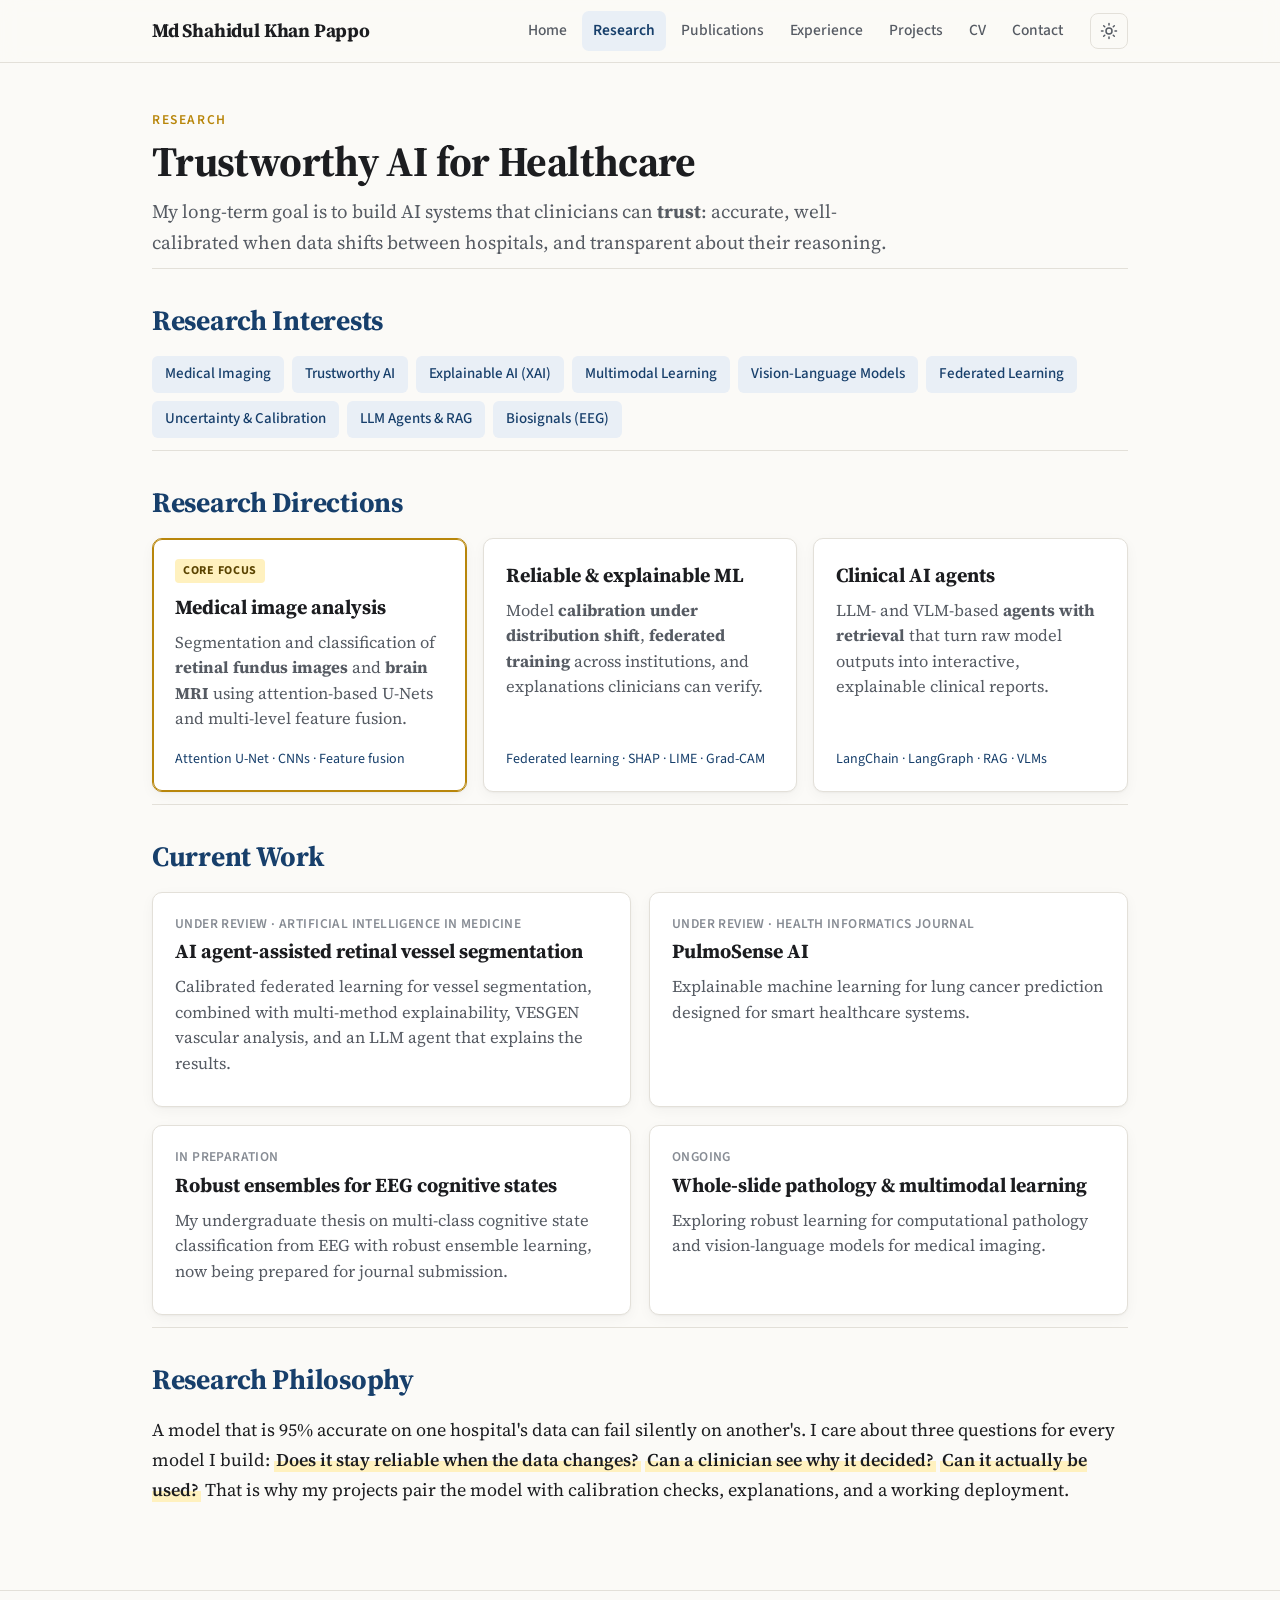
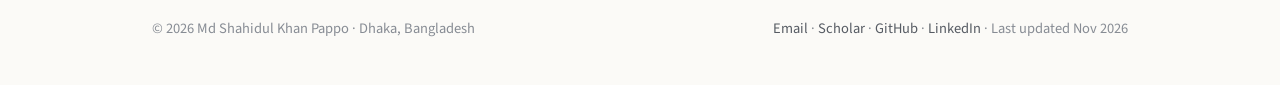
<file: research.html>
<!DOCTYPE html>
<html lang="en">
<head>
<meta charset="UTF-8">
<meta name="viewport" content="width=device-width, initial-scale=1, viewport-fit=cover">
<title>Research · Md Shahidul Khan Pappo</title>
<meta name="description" content="Research of Md Shahidul Khan Pappo: medical imaging, explainable and calibrated AI, federated learning and clinical LLM agents.">
<meta name="author" content="Md Shahidul Khan Pappo">
<meta name="keywords" content="Md Shahidul Khan Pappo, AI researcher, medical imaging, explainable AI, trustworthy AI, federated learning, LLM agents, Bangladesh">
<meta property="og:type" content="website">
<meta property="og:title" content="Research · Md Shahidul Khan Pappo">
<meta property="og:description" content="Research of Md Shahidul Khan Pappo: medical imaging, explainable and calibrated AI, federated learning and clinical LLM agents.">
<meta property="og:image" content="https://avatars.githubusercontent.com/u/110984853?v=4">
<meta name="theme-color" content="#173f6b">
<link rel="icon" href="data:image/svg+xml,%3Csvg xmlns='http://www.w3.org/2000/svg' viewBox='0 0 100 100'%3E%3Crect width='100' height='100' rx='18' fill='%23173f6b'/%3E%3Ctext x='50' y='66' font-size='46' text-anchor='middle' fill='white' font-family='Georgia,serif'%3ESP%3C/text%3E%3C/svg%3E">
<link rel="preconnect" href="https://fonts.googleapis.com">
<link rel="preconnect" href="https://fonts.gstatic.com" crossorigin>
<link href="https://fonts.googleapis.com/css2?family=Source+Serif+4:ital,opsz,wght@0,8..60,400;0,8..60,600;0,8..60,700;1,8..60,400&amp;family=Source+Sans+3:wght@400;500;600;700&amp;display=swap" rel="stylesheet">
<link rel="stylesheet" href="assets/style.css">
<script src="assets/main.js"></script>
</head>
<body>
<a class="skip" href="#main">Skip to content</a>
<header class="nav">
  <div class="wrap">
    <a class="brand" href="index.html">Md Shahidul Khan Pappo</a>
    <nav class="menu" id="menu" aria-label="Main">
      <a href="index.html">Home</a>
      <a href="research.html">Research</a>
      <a href="publications.html">Publications</a>
      <a href="experience.html">Experience</a>
      <a href="projects.html">Projects</a>
      <a href="cv.html">CV</a>
      <a href="contact.html">Contact</a>
    </nav>
    <button class="iconbtn" id="themeBtn" aria-label="Toggle dark mode" title="Dark / light"><svg viewBox="0 0 24 24" fill="none" stroke="currentColor" stroke-width="2" stroke-linecap="round"><circle cx="12" cy="12" r="4"/><path d="M12 2v2M12 20v2M4.9 4.9l1.4 1.4M17.7 17.7l1.4 1.4M2 12h2M20 12h2M4.9 19.1l1.4-1.4M17.7 6.3l1.4-1.4"/></svg></button>
    <button class="iconbtn" id="menuBtn" aria-label="Open menu" aria-expanded="false" aria-controls="menu"><svg viewBox="0 0 24 24" fill="none" stroke="currentColor" stroke-width="2" stroke-linecap="round"><path d="M4 7h16M4 12h16M4 17h16"/></svg></button>
  </div>
</header>

<main id="main" class="wrap">

<section class="pagehead">
  <div class="kicker">Research</div>
  <h1>Trustworthy AI for Healthcare</h1>
  <p class="lede">My long-term goal is to build AI systems that clinicians can <strong>trust</strong>: accurate, well-calibrated when data shifts between hospitals, and transparent about their reasoning.</p>
</section>

<section class="block">
  <h2>Research Interests</h2>
  <ul class="tags">
    <li>Medical Imaging</li><li>Trustworthy AI</li><li>Explainable AI (XAI)</li><li>Multimodal Learning</li>
    <li>Vision-Language Models</li><li>Federated Learning</li><li>Uncertainty &amp; Calibration</li><li>LLM Agents &amp; RAG</li><li>Biosignals (EEG)</li>
  </ul>
</section>

<section class="block">
  <h2>Research Directions</h2>
  <div class="grid3">
    <div class="card featured"><span class="flag">Core focus</span><h3>Medical image analysis</h3>
      <p>Segmentation and classification of <strong>retinal fundus images</strong> and <strong>brain MRI</strong> using attention-based U-Nets and multi-level feature fusion.</p>
      <span class="stack">Attention U-Net · CNNs · Feature fusion</span></div>
    <div class="card"><h3>Reliable &amp; explainable ML</h3>
      <p>Model <strong>calibration under distribution shift</strong>, <strong>federated training</strong> across institutions, and explanations clinicians can verify.</p>
      <span class="stack">Federated learning · SHAP · LIME · Grad-CAM</span></div>
    <div class="card"><h3>Clinical AI agents</h3>
      <p>LLM- and VLM-based <strong>agents with retrieval</strong> that turn raw model outputs into interactive, explainable clinical reports.</p>
      <span class="stack">LangChain · LangGraph · RAG · VLMs</span></div>
  </div>
</section>

<section class="block">
  <h2>Current Work</h2>
  <div class="grid2">
    <div class="card"><span class="meta">UNDER REVIEW · ARTIFICIAL INTELLIGENCE IN MEDICINE</span>
      <h3>AI agent-assisted retinal vessel segmentation</h3>
      <p>Calibrated federated learning for vessel segmentation, combined with multi-method explainability, VESGEN vascular analysis, and an LLM agent that explains the results.</p></div>
    <div class="card"><span class="meta">UNDER REVIEW · HEALTH INFORMATICS JOURNAL</span>
      <h3>PulmoSense AI</h3>
      <p>Explainable machine learning for lung cancer prediction designed for smart healthcare systems.</p></div>
    <div class="card"><span class="meta">IN PREPARATION</span>
      <h3>Robust ensembles for EEG cognitive states</h3>
      <p>My undergraduate thesis on multi-class cognitive state classification from EEG with robust ensemble learning, now being prepared for journal submission.</p></div>
    <div class="card"><span class="meta">ONGOING</span>
      <h3>Whole-slide pathology &amp; multimodal learning</h3>
      <p>Exploring robust learning for computational pathology and vision-language models for medical imaging.</p></div>
  </div>
</section>

<section class="block">
  <h2>Research Philosophy</h2>
  <p>A model that is 95% accurate on one hospital's data can fail silently on another's. I care about three questions for every model I build: <mark>Does it stay reliable when the data changes?</mark> <mark>Can a clinician see why it decided?</mark> <mark>Can it actually be used?</mark> That is why my projects pair the model with calibration checks, explanations, and a working deployment.</p>
</section>

</main>

<footer class="site">
  <div class="wrap">
    <span>© <span id="yr">2026</span> Md Shahidul Khan Pappo · Dhaka, Bangladesh</span>
    <span><a href="mailto:mdshahidulkhanpappo1999@gmail.com">Email</a> · <a href="https://scholar.google.com/citations?user=_DzcWLcAAAAJ&amp;hl=en" target="_blank" rel="noopener">Scholar</a> · <a href="https://github.com/Pappokhan" target="_blank" rel="noopener">GitHub</a> · <a href="https://www.linkedin.com/in/iampappokhan/" target="_blank" rel="noopener">LinkedIn</a> · Last updated Nov 2026</span>
  </div>
</footer>
</body>
</html>
</file>
<file: assets/style.css>
/* ================================================================
   Md Shahidul Khan Pappo — personal academic website
   Shared stylesheet · responsive: phone (<640) · tablet (<1024) · desktop
   ================================================================ */
:root{
  --bg:#fbfaf7; --paper:#ffffff; --ink:#1c1d20; --muted:#565b63; --faint:#878c94;
  --rule:#e3e0d9; --accent:#173f6b; --accent-2:#1f5d99; --accent-soft:#e9eff6;
  --link:#1a5aa0; --hl:#fff1bf; --hl-ink:#5a4300; --gold:#b8860b; --star:#c2410c;
  --serif:"Source Serif 4",Georgia,"Times New Roman",serif;
  --sans:"Source Sans 3",-apple-system,"Segoe UI",Helvetica,Arial,sans-serif;
  --radius:10px; --maxw:1040px; --shadow:0 1px 2px rgba(0,0,0,.04),0 4px 14px rgba(0,0,0,.04);
}
@media (prefers-color-scheme: dark){
  :root:not([data-theme="light"]){
    --bg:#141619; --paper:#1b1e23; --ink:#e8e6e1; --muted:#a7acb3; --faint:#7f858d;
    --rule:#2b2f35; --accent:#93b9e6; --accent-2:#b4cff0; --accent-soft:#1d2836;
    --link:#93b9e6; --hl:#3b331b; --hl-ink:#f3d98a; --gold:#e0b14a; --star:#fb923c;
    --shadow:none;
  }
}
:root[data-theme="dark"]{
  --bg:#141619; --paper:#1b1e23; --ink:#e8e6e1; --muted:#a7acb3; --faint:#7f858d;
  --rule:#2b2f35; --accent:#93b9e6; --accent-2:#b4cff0; --accent-soft:#1d2836;
  --link:#93b9e6; --hl:#3b331b; --hl-ink:#f3d98a; --gold:#e0b14a; --star:#fb923c;
  --shadow:none;
}

*,*::before,*::after{box-sizing:border-box}
html{-webkit-text-size-adjust:100%;scroll-behavior:smooth}
body{margin:0;background:var(--bg);color:var(--ink);font-family:var(--serif);font-size:18px;line-height:1.65;-webkit-font-smoothing:antialiased;overflow-x:hidden}
img{max-width:100%;display:block}
a{color:var(--link);text-decoration:none}
a:hover{text-decoration:underline;text-underline-offset:3px}
strong{font-weight:700}
.wrap{max-width:var(--maxw);margin:0 auto;padding:0 32px}
.skip{position:absolute;left:-999px}
.skip:focus{left:12px;top:12px;background:var(--paper);padding:8px 12px;z-index:99}

/* highlight marker for strong points */
mark,.mark{background:linear-gradient(transparent 55%,var(--hl) 55%);color:inherit;padding:0 2px;font-weight:600}

/* ---------------- NAV ---------------- */
.nav{position:sticky;top:0;z-index:50;background:color-mix(in srgb,var(--bg) 90%,transparent);backdrop-filter:saturate(1.4) blur(10px);-webkit-backdrop-filter:saturate(1.4) blur(10px);border-bottom:1px solid var(--rule)}
.nav .wrap{display:flex;align-items:center;gap:16px;min-height:62px}
.brand{font-family:var(--serif);font-weight:700;font-size:19px;color:var(--ink);white-space:nowrap;margin-right:auto;letter-spacing:-.01em}
.brand:hover{text-decoration:none;color:var(--accent)}
.menu{display:flex;gap:4px;font-family:var(--sans);font-size:15.5px;font-weight:500}
.menu a{color:var(--muted);padding:7px 11px;border-radius:7px;white-space:nowrap}
.menu a:hover{color:var(--accent);background:var(--accent-soft);text-decoration:none}
.menu a.active{color:var(--accent);background:var(--accent-soft);font-weight:600}
.iconbtn{background:none;border:1px solid var(--rule);color:var(--muted);border-radius:8px;width:38px;height:36px;cursor:pointer;display:inline-flex;align-items:center;justify-content:center;flex-shrink:0}
.iconbtn:hover{color:var(--accent);border-color:var(--accent)}
.iconbtn svg{width:18px;height:18px}
#menuBtn{display:none}

/* ---------------- PAGE HEAD ---------------- */
.pagehead{padding:46px 0 10px}
.pagehead .kicker{font-family:var(--sans);font-size:13.5px;font-weight:600;letter-spacing:.12em;text-transform:uppercase;color:var(--gold)}
.pagehead h1{font-size:42px;line-height:1.15;margin:6px 0 10px;letter-spacing:-.015em}
.pagehead p.lede{font-size:19px;color:var(--muted);max-width:760px;margin:0}

/* ---------------- HERO (home) ---------------- */
.hero{display:grid;grid-template-columns:1fr 260px;gap:52px;padding:56px 0 36px;align-items:start}
.hero h1{font-size:46px;line-height:1.1;margin:0 0 8px;letter-spacing:-.02em}
.hero .role{font-family:var(--sans);font-size:18px;color:var(--muted);margin:0 0 22px}
.hero .role b{color:var(--ink);font-weight:600}
.hero p{margin:0 0 15px}
.side{position:sticky;top:90px}
.photo{width:260px;height:260px;border-radius:50%;object-fit:cover;color:transparent;font-size:0;border:4px solid var(--paper);box-shadow:0 0 0 1px var(--rule),var(--shadow);background:var(--accent-soft)}
.card-contact{margin-top:20px;font-family:var(--sans);font-size:15.5px;line-height:1.55}
.card-contact div{display:flex;gap:10px;align-items:flex-start;padding:5px 0;color:var(--muted);word-break:break-word}
.card-contact svg{width:17px;height:17px;flex-shrink:0;margin-top:3px;fill:var(--accent)}
.card-contact a{color:var(--ink)}

.callout{border-left:4px solid var(--gold);background:var(--hl);color:var(--ink);padding:14px 18px;border-radius:0 8px 8px 0;margin:22px 0 4px;font-size:17px}
.callout b{color:var(--hl-ink)}

.links-row{display:flex;flex-wrap:wrap;gap:8px;margin-top:22px}
.pill{display:inline-flex;align-items:center;gap:7px;font-family:var(--sans);font-size:15px;font-weight:500;padding:7px 14px;border:1px solid var(--rule);border-radius:999px;color:var(--ink);background:var(--paper);min-height:40px}
.pill:hover{border-color:var(--accent);color:var(--accent);text-decoration:none}
.pill svg{width:17px;height:17px;fill:currentColor}
.pill.primary{background:var(--accent);border-color:var(--accent);color:var(--bg)}
.pill.primary:hover{background:var(--accent-2);color:var(--bg)}

/* ---------------- STATS (strong points) ---------------- */
.stats{display:grid;grid-template-columns:repeat(4,1fr);gap:14px;margin:8px 0 6px}
.stat{background:var(--paper);border:1px solid var(--rule);border-radius:var(--radius);padding:18px 18px 16px;box-shadow:var(--shadow);position:relative;overflow:hidden}
.stat::before{content:"";position:absolute;inset:0 0 auto 0;height:3px;background:var(--accent)}
.stat.gold::before{background:var(--gold)}
.stat .n{font-family:var(--serif);font-size:38px;font-weight:700;line-height:1;color:var(--accent)}
.stat.gold .n{color:var(--gold)}
.stat .l{font-family:var(--sans);font-size:14.5px;color:var(--muted);margin-top:8px;line-height:1.35}

/* strengths grid */
.strengths{display:grid;grid-template-columns:repeat(3,1fr);gap:16px}
.strength{background:var(--paper);border:1px solid var(--rule);border-radius:var(--radius);padding:20px;box-shadow:var(--shadow)}
.strength .ic{width:40px;height:40px;border-radius:9px;background:var(--accent-soft);display:flex;align-items:center;justify-content:center;margin-bottom:12px}
.strength .ic svg{width:22px;height:22px;fill:var(--accent)}
.strength h3{font-family:var(--serif);font-size:19px;margin:0 0 6px;text-transform:none;letter-spacing:0;color:var(--ink)}
.strength p{margin:0;font-size:16px;color:var(--muted);line-height:1.55}

/* ---------------- SECTIONS ---------------- */
section.block{padding:34px 0 12px;border-top:1px solid var(--rule)}
section.block:first-of-type{border-top:0}
h2{font-size:28px;margin:0 0 18px;color:var(--accent);letter-spacing:-.01em;line-height:1.25}
h2 .more{font-family:var(--sans);font-size:15px;font-weight:500;margin-left:10px;letter-spacing:0}
h3.sub{font-family:var(--sans);font-size:13.5px;letter-spacing:.11em;text-transform:uppercase;color:var(--faint);margin:28px 0 10px;font-weight:600}

/* news */
.news{list-style:none;padding:0;margin:0}
.news li{display:grid;grid-template-columns:100px 1fr;gap:16px;padding:8px 0;border-bottom:1px dashed var(--rule)}
.news li:last-child{border-bottom:0}
.news .d{font-family:var(--sans);font-size:15px;color:var(--muted);font-weight:600;padding-top:2px}
.badge-new{font-family:var(--sans);font-size:11.5px;font-weight:700;color:#fff;background:var(--star);border-radius:4px;padding:1px 6px;margin-right:6px;vertical-align:2px}

/* tags */
.tags{display:flex;flex-wrap:wrap;gap:8px;margin:0;padding:0;list-style:none}
.tags li{font-family:var(--sans);font-size:15px;background:var(--accent-soft);color:var(--accent);padding:6px 13px;border-radius:6px;font-weight:500}

/* themes / cards */
.grid3{display:grid;grid-template-columns:repeat(3,1fr);gap:16px}
.grid2{display:grid;grid-template-columns:repeat(2,1fr);gap:18px}
.card{border:1px solid var(--rule);background:var(--paper);border-radius:var(--radius);padding:20px 22px;box-shadow:var(--shadow);display:flex;flex-direction:column}
.card h3{font-family:var(--serif);font-size:20px;margin:0 0 6px;color:var(--ink);text-transform:none;letter-spacing:0}
.card p{margin:0 0 10px;font-size:16.5px;color:var(--muted);line-height:1.55}
.card .meta{font-family:var(--sans);font-size:13.5px;color:var(--faint);font-weight:600;letter-spacing:.03em}
.card .stack{font-family:var(--sans);font-size:14px;color:var(--accent);margin-top:auto;padding-top:6px}
.card ul{margin:4px 0 0;padding-left:20px;font-size:16px;color:var(--muted)}
.card.featured{border-color:var(--gold);box-shadow:0 0 0 1px var(--gold) inset,var(--shadow)}
.flag{display:inline-block;font-family:var(--sans);font-size:12px;font-weight:700;letter-spacing:.06em;text-transform:uppercase;color:var(--hl-ink);background:var(--hl);padding:2px 8px;border-radius:4px;margin-bottom:8px;width:fit-content}

/* ---------------- PUBLICATIONS ---------------- */
.pubfilter{display:flex;flex-wrap:wrap;gap:8px;margin:4px 0 8px}
.pubfilter button{font-family:var(--sans);font-size:15px;font-weight:500;padding:7px 14px;border:1px solid var(--rule);border-radius:999px;background:var(--paper);color:var(--muted);cursor:pointer;min-height:40px}
.pubfilter button.on{background:var(--accent);border-color:var(--accent);color:var(--bg)}
.pub{display:grid;grid-template-columns:96px 1fr;gap:20px;padding:16px 0;border-bottom:1px solid var(--rule)}
.pub:last-child{border-bottom:0}
.venue{font-family:var(--sans);font-size:13px;font-weight:700;text-align:center;padding:7px 4px;border-radius:6px;background:var(--accent);color:var(--bg);height:fit-content;line-height:1.3}
.venue.conf{background:var(--accent-soft);color:var(--accent)}
.venue.rev{background:transparent;color:var(--muted);border:1px solid var(--rule)}
.pub .t{font-weight:700;display:block;line-height:1.42;font-size:18px}
.pub .a{display:block;color:var(--muted);font-size:16px;margin-top:3px}
.pub .a .me{color:var(--ink);font-weight:700;text-decoration:underline;text-decoration-color:var(--faint);text-underline-offset:3px}
.pub .v{display:block;font-style:italic;font-size:16px}
.pub .btns{margin-top:8px;display:flex;flex-wrap:wrap;gap:6px}
.pub .btns a,.pub .btns span{font-family:var(--sans);font-size:13.5px;font-weight:600;padding:3px 10px;border:1px solid var(--rule);border-radius:5px;color:var(--muted);min-height:28px;display:inline-flex;align-items:center}
.pub .btns a:hover{border-color:var(--link);color:var(--link);text-decoration:none}
.pub .btns .q1{border-color:var(--gold);background:var(--hl);color:var(--hl-ink)}
.pub .btns .ieee{border-color:var(--accent);color:var(--accent)}
.pub .why{font-size:15.5px;color:var(--muted);margin-top:6px}
.note{font-family:var(--sans);font-size:14.5px;color:var(--faint);margin:6px 0 0}

/* ---------------- TIMELINE ---------------- */
.tl{position:relative;margin:0;padding:0 0 0 26px;list-style:none}
.tl::before{content:"";position:absolute;left:6px;top:8px;bottom:8px;width:2px;background:var(--rule)}
.tl>li{position:relative;padding:0 0 26px}
.tl>li::before{content:"";position:absolute;left:-26px;top:8px;width:14px;height:14px;border-radius:50%;background:var(--paper);border:3px solid var(--accent)}
.tl>li.now::before{background:var(--accent)}
.tl .head{display:flex;justify-content:space-between;gap:12px;flex-wrap:wrap}
.tl .head b{font-size:19px}
.tl .when{font-family:var(--sans);font-size:15px;color:var(--muted);font-weight:600;white-space:nowrap}
.tl .org{display:block;color:var(--muted);font-size:16.5px}
.tl ul{margin:8px 0 0;padding-left:20px;font-size:16.5px}
.tl ul li{margin:3px 0}

/* simple rows */
.row{display:grid;grid-template-columns:1fr auto;gap:14px;padding:10px 0;border-bottom:1px dashed var(--rule)}
.row:last-child{border-bottom:0}
.row .when{font-family:var(--sans);font-size:15px;color:var(--muted);white-space:nowrap;text-align:right;font-weight:600}
.row .sub2{display:block;color:var(--muted);font-size:16px}

/* skills */
.skills{display:grid;grid-template-columns:210px 1fr;gap:10px 22px;font-size:17px;margin:0}
.skills dt{font-family:var(--sans);font-weight:600;color:var(--ink);font-size:15.5px;padding-top:3px}
.skills dd{margin:0;color:var(--muted)}
.chips{display:flex;flex-wrap:wrap;gap:6px}
.chips span{font-family:var(--sans);font-size:14.5px;border:1px solid var(--rule);background:var(--paper);border-radius:6px;padding:3px 10px;color:var(--ink)}
.chips span.key{border-color:var(--accent);color:var(--accent);font-weight:600}

/* CV page */
.cvframe{width:100%;height:80vh;min-height:520px;border:1px solid var(--rule);border-radius:var(--radius);background:var(--paper)}

/* contact */
.contact-grid{display:grid;grid-template-columns:repeat(3,1fr);gap:16px}
.contact-card{background:var(--paper);border:1px solid var(--rule);border-radius:var(--radius);padding:22px;box-shadow:var(--shadow);word-break:break-word}
.contact-card .lbl{font-family:var(--sans);font-size:13px;letter-spacing:.1em;text-transform:uppercase;color:var(--faint);font-weight:600}
.contact-card .val{font-size:18px;font-weight:600;margin-top:6px}
.contact-card svg{width:26px;height:26px;fill:var(--accent);margin-bottom:10px}

/* footer */
footer.site{border-top:1px solid var(--rule);margin-top:56px;padding:26px 0 44px;font-family:var(--sans);font-size:14.5px;color:var(--faint)}
footer.site .wrap{display:flex;justify-content:space-between;flex-wrap:wrap;gap:10px}
footer.site a{color:var(--muted)}

/* ================================================================
   TABLET  (≤ 1024px)
   ================================================================ */
@media (max-width:1024px){
  body{font-size:17.5px}
  .wrap{padding:0 26px}
  .menu a{padding:7px 8px;font-size:15px}
  .hero{grid-template-columns:1fr 210px;gap:36px}
  .photo{width:210px;height:210px}
  .hero h1{font-size:40px}
  .stats{grid-template-columns:repeat(2,1fr)}
  .strengths,.grid3,.contact-grid{grid-template-columns:repeat(2,1fr)}
}

/* collapse menu into hamburger (large phones / small tablets) */
@media (max-width:900px){
  #menuBtn{display:inline-flex}
  .menu{position:absolute;top:62px;left:0;right:0;flex-direction:column;gap:0;background:var(--bg);border-bottom:1px solid var(--rule);padding:8px 16px 14px;display:none;box-shadow:0 8px 20px rgba(0,0,0,.06)}
  .menu.open{display:flex}
  .menu a{padding:12px 12px;font-size:17px;border-radius:8px}
}

/* ================================================================
   PHONE  (≤ 640px)
   ================================================================ */
@media (max-width:640px){
  body{font-size:16.5px;line-height:1.6}
  .wrap{padding:0 16px}
  .brand{font-size:17px}
  .hero{grid-template-columns:1fr;gap:18px;padding:28px 0 20px;text-align:left}
  .side{position:static;order:-1;display:flex;flex-direction:column;align-items:center}
  .photo{width:150px;height:150px}
  .card-contact{width:100%;margin-top:14px;border:1px solid var(--rule);border-radius:var(--radius);padding:10px 14px;background:var(--paper)}
  .hero h1{font-size:31px;text-align:center}
  .hero .role{text-align:center;font-size:16px}
  .pagehead{padding:28px 0 4px}
  .pagehead h1{font-size:31px}
  .pagehead p.lede{font-size:17px}
  h2{font-size:24px}
  .stats{grid-template-columns:1fr 1fr;gap:10px}
  .stat{padding:14px}
  .stat .n{font-size:30px}
  .stat .l{font-size:13.5px}
  .strengths,.grid3,.grid2,.contact-grid{grid-template-columns:1fr}
  .news li{grid-template-columns:1fr;gap:0}
  .pub{grid-template-columns:1fr;gap:8px}
  .pub .t{font-size:17px}
  .venue{width:fit-content;padding:4px 10px}
  .venue br{display:none}
  .row{grid-template-columns:1fr;gap:2px}
  .row .when{text-align:left}
  .skills{grid-template-columns:1fr;gap:4px}
  .skills dd{margin-bottom:14px}
  .links-row{justify-content:center}
  .cvframe{height:70vh;min-height:420px}
  footer.site .wrap{flex-direction:column}
}
@media (max-width:360px){ .stats{grid-template-columns:1fr} }

@media print{
  .nav,#themeBtn,#menuBtn,.pubfilter{display:none!important}
  body{background:#fff;color:#000;font-size:12pt}
  .card,.stat,.strength{box-shadow:none}
}
</file>
